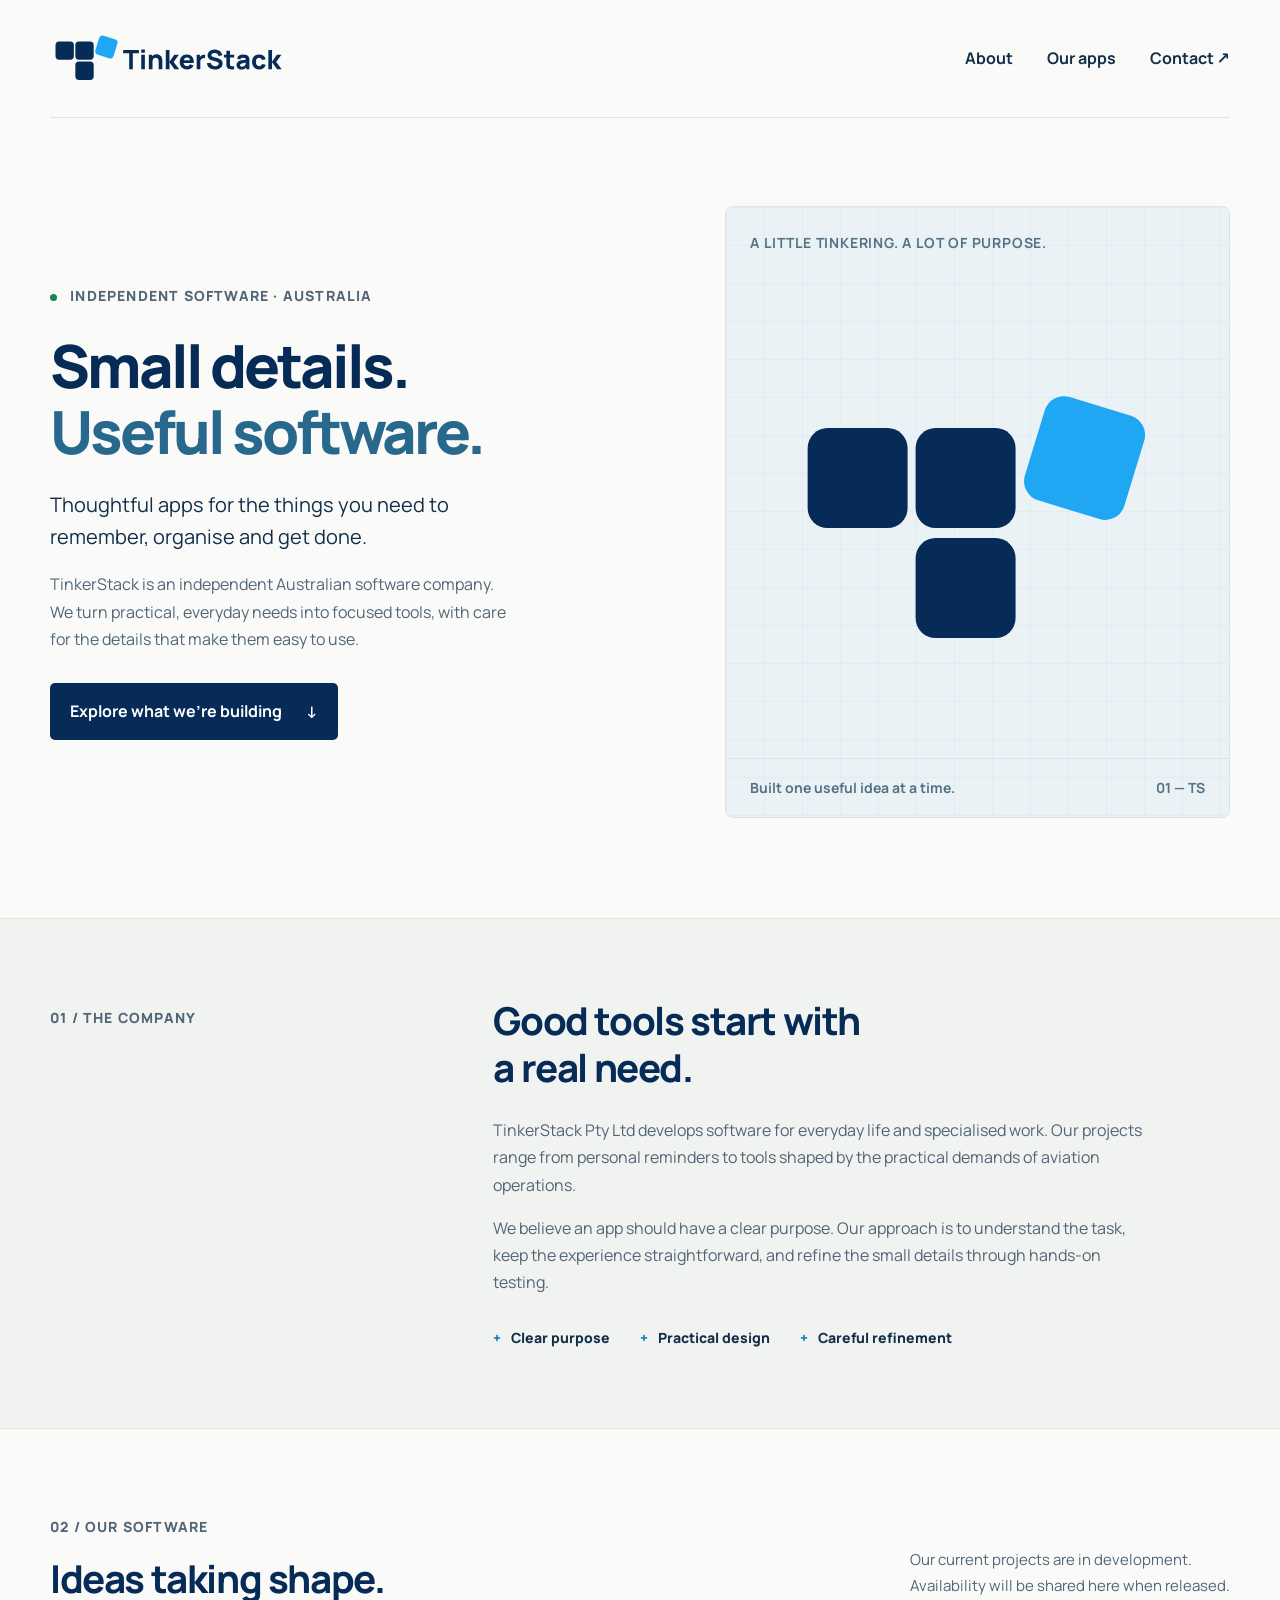
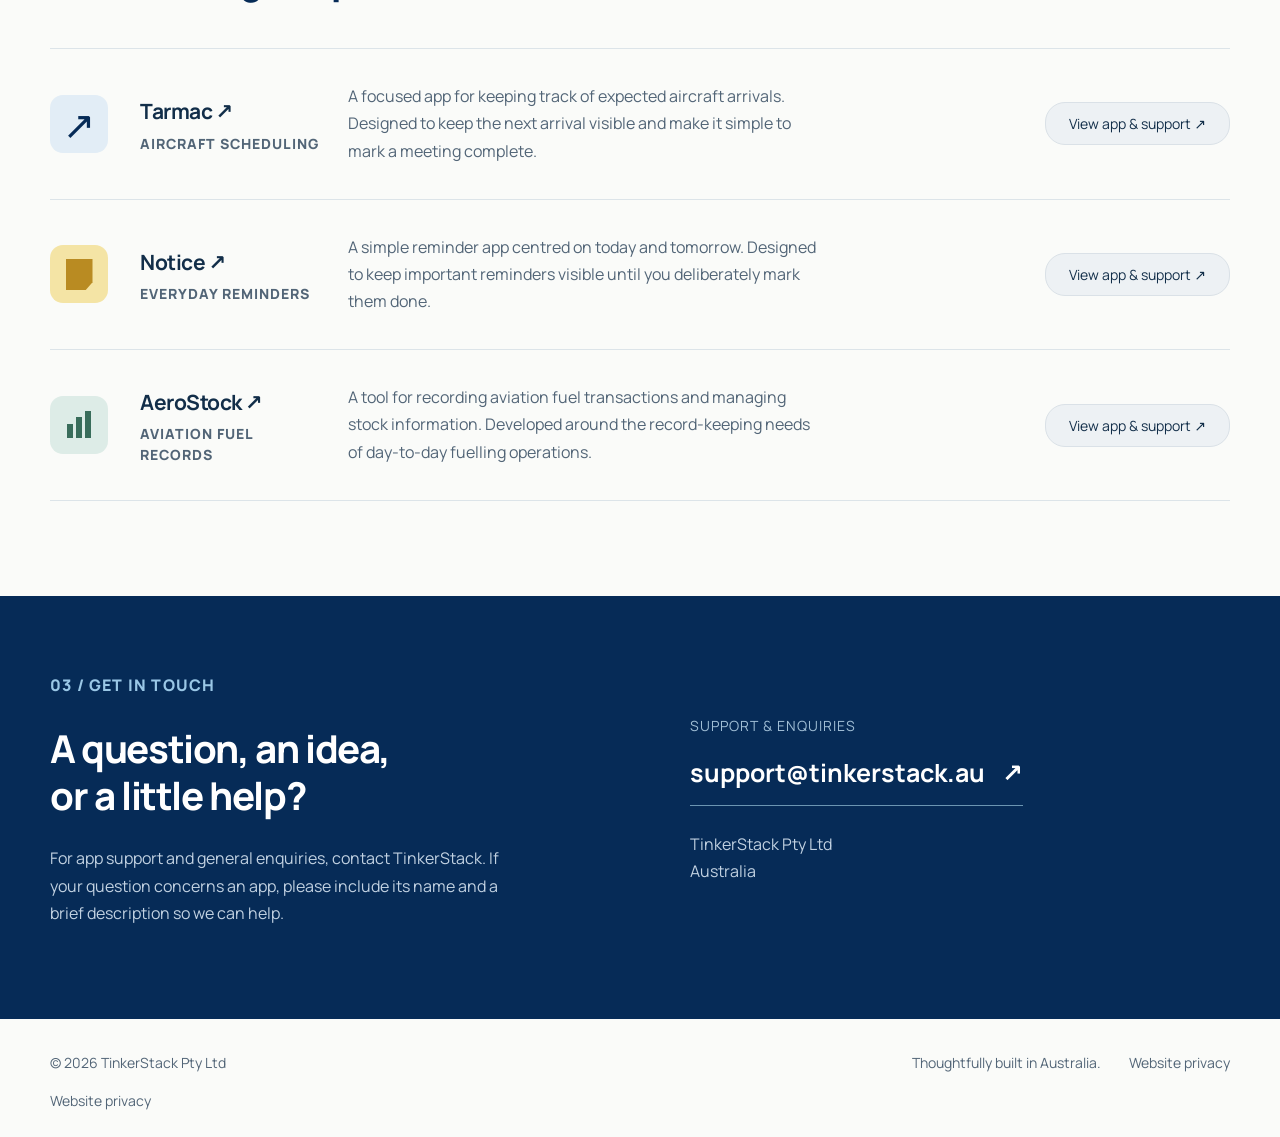
<file: index.html>
<!doctype html>
<html lang="en-AU">
<head>
  <meta charset="utf-8">
  <meta name="viewport" content="width=device-width, initial-scale=1">
  <title>TinkerStack — Thoughtful software for everyday work</title>
  <meta name="description" content="TinkerStack Pty Ltd is an Australian independent software company developing focused apps for everyday reminders, aircraft scheduling and aviation fuel records.">
  <meta name="theme-color" content="#062B57">
  <link rel="canonical" href="https://tinkerstack.au/">
  <link rel="icon" href="[data-uri]" sizes="any">
  <link rel="icon" href="[data-uri]" type="image/svg+xml">
  <link rel="apple-touch-icon" href="[data-uri]">
  <meta property="og:title" content="TinkerStack — Thoughtful software for everyday work">
  <meta property="og:description" content="Independent Australian software. Focused apps, built around real needs.">
  <meta property="og:type" content="website">
  <meta property="og:url" content="https://tinkerstack.au/">
  <style>@font-face{font-family:Manrope;src:url([data-uri]) format('truetype');font-weight:200 800;font-display:swap}
:root{--navy:#062b57;--blue:#20a7f4;--ink:#122e49;--muted:#526577;--paper:#fafbf9;--line:#dce4e9}
*{box-sizing:border-box}html{scroll-behavior:smooth;scroll-padding-top:24px}body{margin:0;background:var(--paper);color:var(--ink);font-family:Manrope,system-ui,sans-serif;font-size:16px;line-height:1.7}a{color:inherit;text-decoration:none}a:focus-visible,summary:focus-visible{outline:3px solid #0076b9;outline-offset:6px}.wrap{width:min(1180px,calc(100% - 96px));margin-inline:auto}.skip{position:absolute;top:-100px;background:var(--navy);color:white;padding:12px;z-index:5}.skip:focus{top:0}.header{height:118px;display:flex;align-items:center;justify-content:space-between;border-bottom:1px solid var(--line)}.brand{display:block;width:235px}.brand img{display:block;width:100%;height:auto}nav{display:flex;gap:34px;font-size:16px;font-weight:700}nav a:hover,.footer a:hover{text-decoration:underline}.hero{display:grid;grid-template-columns:1.2fr 1fr;gap:70px;align-items:center;padding-block:88px 100px}.eyebrow{font-size:14px;letter-spacing:1.7px;font-weight:800;color:var(--muted);margin:0 0 26px}.dot{display:inline-block;width:7px;height:7px;background:#138856;border-radius:50%;margin-right:9px}h1,h2,h3,p{margin-top:0}h1{font-size:clamp(44px,4.65vw,68px);line-height:1.1;letter-spacing:-3px;font-weight:800;margin-bottom:25px;color:var(--navy)}h1 span{color:#28688d}.intro{font-size:20px;line-height:1.6;max-width:460px;margin-bottom:18px}.hero-detail{font-size:16px;color:var(--muted);max-width:465px;margin-bottom:30px}.button{display:inline-flex;align-items:center;gap:24px;background:var(--navy);color:#fff;padding:15px 20px;border-radius:5px;font-size:15px;font-weight:700}.button:hover{background:#144671}.hero-art{position:relative;background:#eaf2f5;border:1px solid #dae5eb;border-radius:8px;min-width:0;overflow:hidden}.hero-art:before{content:'';position:absolute;inset:0;background-image:linear-gradient(#cbdce540 1px,transparent 1px),linear-gradient(90deg,#cbdce540 1px,transparent 1px);background-size:38px 38px}.hero-art img{position:relative;display:block;width:100%;height:auto;padding:18px 25px 8px}.art-label,.art-footer{position:relative;font-size:14px;letter-spacing:1.2px;padding:25px 24px;color:#547284;font-weight:700}.art-footer{display:flex;justify-content:space-between;border-top:1px solid #d7e4ea;letter-spacing:0;font-size:14px;padding-block:17px}.about{padding:78px 0;background:#f0f3ef;border-block:1px solid #e0e6e0}.section-grid{display:grid;grid-template-columns:1fr 2fr;gap:75px}.section-grid>.eyebrow{padding-top:9px}h2{font-size:clamp(30px,3vw,40px);line-height:1.23;letter-spacing:-1.4px;color:var(--navy);font-weight:750;margin-bottom:26px}.section-grid p:not(.eyebrow){max-width:650px;color:var(--muted);font-size:16px}.principles{display:flex;gap:30px;font-size:14px;font-weight:800;margin-top:30px}.principles span:before{content:'+';color:#0076b9;margin-right:10px}.apps{padding-block:86px 95px}.section-head{display:flex;align-items:end;justify-content:space-between;gap:30px;padding-bottom:20px}.section-head .eyebrow{margin-bottom:16px}.section-head>p{font-size:15px;color:var(--muted);margin-bottom:30px}.app-row{display:grid;grid-template-columns:62px 180px minmax(0,1fr) 185px;align-items:center;gap:28px;padding:34px 0;border-top:1px solid var(--line)}.app-row:last-child{border-bottom:1px solid var(--line)}.app-symbol{width:58px;height:58px;border-radius:13px;display:flex;align-items:center;justify-content:center;font-size:39px}.tarmac{background:#e2edf6;color:var(--navy)}.notice{background:#f4e4a5}.notice span{display:block;width:27px;height:31px;background:#b98b22;clip-path:polygon(0 0,100% 0,100% 75%,75% 100%,0 100%)}.aerostock{background:#ddece7;gap:3px;align-items:end;padding:16px}.aerostock span{display:block;width:6px;height:14px;background:#396d5b}.aerostock span:nth-child(2){height:21px}.aerostock span:nth-child(3){height:27px}.app-name h3{font-size:21px;letter-spacing:-.5px;margin:0 0 3px}.app-name>span{font-size:14px;letter-spacing:1px;color:var(--muted);font-weight:800}.app-row>p{font-size:16px;color:var(--muted);margin:0;max-width:470px}.status{font-size:14px;background:#edf1f4;border:1px solid #dae1e7;padding:6px 9px;border-radius:20px;text-align:center;white-space:nowrap}.contact{background:var(--navy);color:#fff;padding:76px 0}.contact-grid{display:grid;grid-template-columns:1fr 1fr;gap:100px;align-items:center}.contact .eyebrow{color:#9ac7e6}.contact h2{color:white}.contact p{color:#c1d1e1;font-size:16px;max-width:460px}.contact-detail>span{display:block;font-size:14px;letter-spacing:1.7px;color:#a0bed5;margin-bottom:15px}.contact-detail>a{display:inline-block;font-size:clamp(17px,2vw,25px);font-weight:700;border-bottom:1px solid #6b95b2;padding-bottom:10px;margin-bottom:25px;overflow-wrap:anywhere}.contact-detail>a:hover{color:#83d0ff}.contact-detail>a span{margin-left:12px}.footer{display:flex;justify-content:space-between;gap:24px;padding-top:32px;font-size:14px;color:var(--muted)}.footer>div{display:flex;gap:28px}.privacy{padding-bottom:24px;color:var(--muted);font-size:14px}.privacy details{max-width:760px}.privacy summary{cursor:pointer;display:inline-block}.privacy p{margin:14px 0}.privacy:target details{padding:12px;border:1px solid var(--line)}
@media(max-width:1000px){.wrap{width:calc(100% - 56px)}.hero{gap:35px;padding-block:65px}.app-row{grid-template-columns:55px 150px 1fr;gap:20px}.status{grid-column:2;justify-self:start}.contact-grid{gap:45px}.section-grid{gap:35px}h1{letter-spacing:-2px}.principles{gap:18px}}
@media(max-width:680px){.wrap{width:calc(100% - 40px)}.header{height:auto;min-height:100px;flex-wrap:wrap;gap:10px;padding-block:20px}.brand{width:190px}nav{gap:18px;font-size:14px}.hero{grid-template-columns:1fr;padding-block:45px;gap:35px}h1{font-size:46px}.intro{font-size:18px}.hero-art{max-width:430px;width:100%;margin-inline:auto}.hero-art img{padding:0 45px;max-height:330px}.art-label{padding-bottom:0}.section-grid{grid-template-columns:1fr;gap:0}.about,.contact{padding-block:48px}.section-grid>.eyebrow{padding:0}.principles{flex-wrap:wrap;gap:12px 22px}.apps{padding-block:50px}.section-head{display:block}.section-head>p{margin-bottom:14px}.app-row{grid-template-columns:54px 1fr;gap:12px 18px;padding-block:27px}.app-row>p{grid-column:2}.status{grid-column:2}.contact-grid{grid-template-columns:1fr;gap:24px}.contact-detail>a{font-size:22px}.footer{display:block}.footer>div{justify-content:space-between;gap:12px}.privacy{padding-top:16px}}
@media(prefers-reduced-motion:reduce){html{scroll-behavior:auto}}

/* Readability revision — 25 November 2026 */
nav{flex-wrap:wrap;row-gap:12px}
.button{font-size:16px;min-height:48px}
.status{font-size:14px;white-space:normal;line-height:1.5;padding:10px 12px}
.eyebrow{font-size:14px;letter-spacing:1.2px}
.art-label{line-height:1.6;letter-spacing:.8px}
.art-footer{flex-wrap:wrap;gap:8px 20px}
.app-name>span{display:block;line-height:1.5}
.footer{flex-wrap:wrap;font-size:14px;line-height:1.7}
.footer>div{flex-wrap:wrap;row-gap:12px}
.contact-detail>span{font-size:14px;letter-spacing:1px}
@media(max-width:680px){nav{font-size:14px}.footer>div{justify-content:flex-start}.art-label{padding-inline:18px}}
</style>
</head>
<body>
  <a class="skip" href="#main">Skip to content</a>
  <header class="wrap header">
    <a href="#" class="brand" aria-label="TinkerStack home"><img src="[data-uri]" alt="TinkerStack" width="1280" height="300"></a>
    <nav aria-label="Main navigation"><a href="#about">About</a><a href="#apps">Our apps</a><a href="/contact/">Contact <span aria-hidden="true">↗</span></a></nav>
  </header>
  <main id="main">
    <section class="wrap hero" aria-labelledby="headline">
      <div class="hero-copy"><p class="eyebrow"><span class="dot"></span> INDEPENDENT SOFTWARE · AUSTRALIA</p>
        <h1 id="headline">Small details.<br><span>Useful software.</span></h1>
        <p class="intro">Thoughtful apps for the things you need to remember, organise and get done.</p>
        <p class="hero-detail">TinkerStack is an independent Australian software company. We turn practical, everyday needs into focused tools, with care for the details that make them easy to use.</p>
        <a class="button" href="#apps">Explore what we’re building <span aria-hidden="true">↓</span></a>
      </div>
      <div class="hero-art" aria-hidden="true"><div class="art-label">A LITTLE TINKERING. A LOT OF PURPOSE.</div><img src="[data-uri]" alt="" width="512" height="512"><div class="art-footer"><span>Built one useful idea at a time.</span><span>01 — TS</span></div></div>
    </section>
    <section id="about" class="about">
      <div class="wrap section-grid"><p class="eyebrow">01 / THE COMPANY</p><div><h2>Good tools start with<br>a real need.</h2><p>TinkerStack Pty Ltd develops software for everyday life and specialised work. Our projects range from personal reminders to tools shaped by the practical demands of aviation operations.</p><p>We believe an app should have a clear purpose. Our approach is to understand the task, keep the experience straightforward, and refine the small details through hands-on testing.</p><div class="principles"><span>Clear purpose</span><span>Practical design</span><span>Careful refinement</span></div></div></div>
    </section>
    <section id="apps" class="wrap apps">
      <div class="section-head"><div><p class="eyebrow">02 / OUR SOFTWARE</p><h2>Ideas taking shape.</h2></div><p>Our current projects are in development.<br>Availability will be shared here when released.</p></div>
      <article class="app-row"><div class="app-symbol tarmac" aria-hidden="true">↗</div><div class="app-name"><h3><a href="/tarmac/">Tarmac ↗</a></h3><span>AIRCRAFT SCHEDULING</span></div><p>A focused app for keeping track of expected aircraft arrivals. Designed to keep the next arrival visible and make it simple to mark a meeting complete.</p><a class="status" href="/tarmac/">View app &amp; support ↗</a></article>
      <article class="app-row"><div class="app-symbol notice" aria-hidden="true"><span></span></div><div class="app-name"><h3><a href="/notice/">Notice ↗</a></h3><span>EVERYDAY REMINDERS</span></div><p>A simple reminder app centred on today and tomorrow. Designed to keep important reminders visible until you deliberately mark them done.</p><a class="status" href="/notice/">View app &amp; support ↗</a></article>
      <article class="app-row"><div class="app-symbol aerostock" aria-hidden="true"><span></span><span></span><span></span></div><div class="app-name"><h3><a href="/aerostock/">AeroStock ↗</a></h3><span>AVIATION FUEL RECORDS</span></div><p>A tool for recording aviation fuel transactions and managing stock information. Developed around the record-keeping needs of day-to-day fuelling operations.</p><a class="status" href="/aerostock/">View app &amp; support ↗</a></article>
    </section>
    <section id="contact" class="contact"><div class="wrap contact-grid"><div><p class="eyebrow">03 / GET IN TOUCH</p><h2>A question, an idea,<br>or a little help?</h2><p>For app support and general enquiries, contact TinkerStack. If your question concerns an app, please include its name and a brief description so we can help.</p></div><div class="contact-detail"><span>SUPPORT & ENQUIRIES</span><a href="mailto:support@tinkerstack.au">support@tinkerstack.au <span aria-hidden="true">↗</span></a><p>TinkerStack Pty Ltd<br>Australia</p></div></div></section>
  </main>
  <footer class="wrap footer"><p>© 2026 TinkerStack Pty Ltd</p><div><span>Thoughtfully built in Australia.</span><a href="/privacy/">Website privacy</a></div></footer>
  <section id="privacy" class="wrap privacy" aria-labelledby="privacy-title"><details><summary id="privacy-title">Website privacy</summary><p>This website has no advertising trackers, analytics scripts, account registration or contact forms. Fonts and images are served with the website. The hosting provider may process technical request data to operate and protect the service.</p><p>If you email us, we use the information you provide to respond to your enquiry. Please avoid sending passwords or sensitive account information. This notice covers this website; app-specific privacy information will be provided separately when the apps are released.</p></details></section>
</body>
</html>
</file>
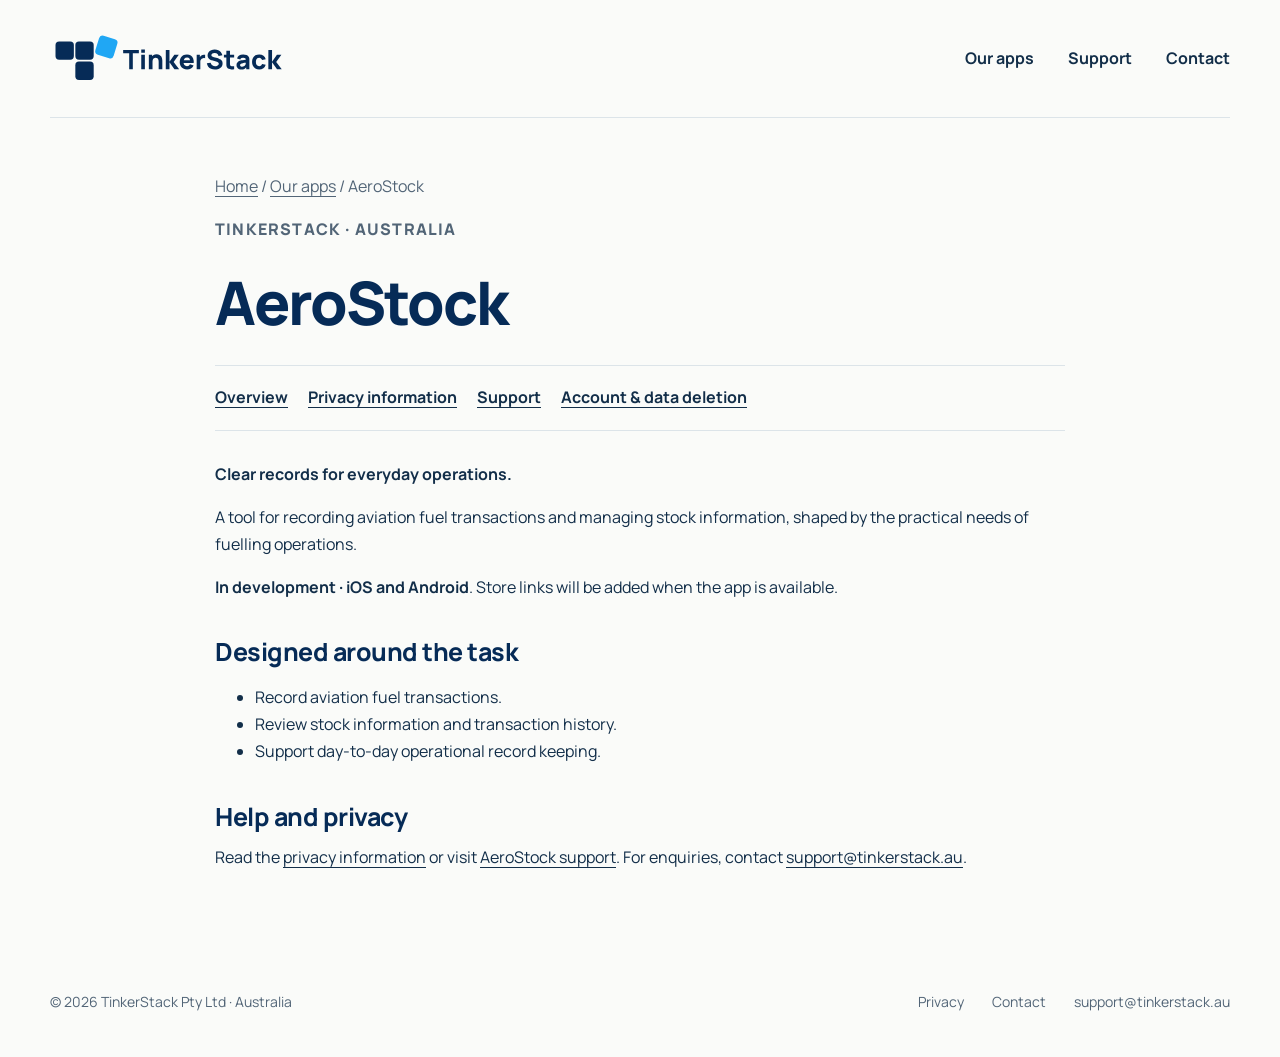
<file: aerostock/index.html>
<!doctype html><html lang="en-AU"><head><meta charset="utf-8"><meta name="viewport" content="width=device-width,initial-scale=1"><title>AeroStock — TinkerStack</title><meta name="description" content="TinkerStack app information, privacy and support."><link rel="icon" href="/favicon.ico"><link rel="stylesheet" href="/assets/pages.css"><link rel="canonical" href="https://tinkerstack.au/aerostock/"></head><body><a class="skip" href="#main">Skip to content</a><header class="wrap header"><a href="/" class="brand" aria-label="TinkerStack home"><img src="[data-uri]" alt="TinkerStack" width="1280" height="300"></a><nav aria-label="Main navigation"><a href="/apps/">Our apps</a><a href="/support/">Support</a><a href="/contact/">Contact</a></nav></header><main id="main" class="wrap page"><p class="breadcrumb"><a href="/">Home</a> / <a href="/apps/">Our apps</a> / AeroStock</p><p class="eyebrow">TINKERSTACK · AUSTRALIA</p><h1>AeroStock</h1><nav class="subnav" aria-label="AeroStock pages"><a href="/aerostock/">Overview</a><a href="/aerostock/privacy/">Privacy information</a><a href="/aerostock/support/">Support</a><a href="/aerostock/delete-account/">Account &amp; data deletion</a></nav><p><strong>Clear records for everyday operations.</strong></p><p>A tool for recording aviation fuel transactions and managing stock information, shaped by the practical needs of fuelling operations.</p><p><strong>In development · iOS and Android</strong>. Store links will be added when the app is available.</p><section><h2>Designed around the task</h2><ul><li>Record aviation fuel transactions.</li><li>Review stock information and transaction history.</li><li>Support day-to-day operational record keeping.</li></ul></section><section><h2>Help and privacy</h2><p>Read the <a href="/aerostock/privacy/">privacy information</a> or visit <a href="/aerostock/support/">AeroStock support</a>. For enquiries, contact <a class="email" href="mailto:support@tinkerstack.au?subject=AeroStock%20enquiry">support@tinkerstack.au</a>.</p></section></main><footer class="wrap footer"><p>© 2026 TinkerStack Pty Ltd · Australia</p><div><a href="/privacy/">Privacy</a><a href="/contact/">Contact</a><a class="email" href="mailto:support@tinkerstack.au?subject=TinkerStack%20enquiry">support@tinkerstack.au</a></div></footer></body></html>
</file>
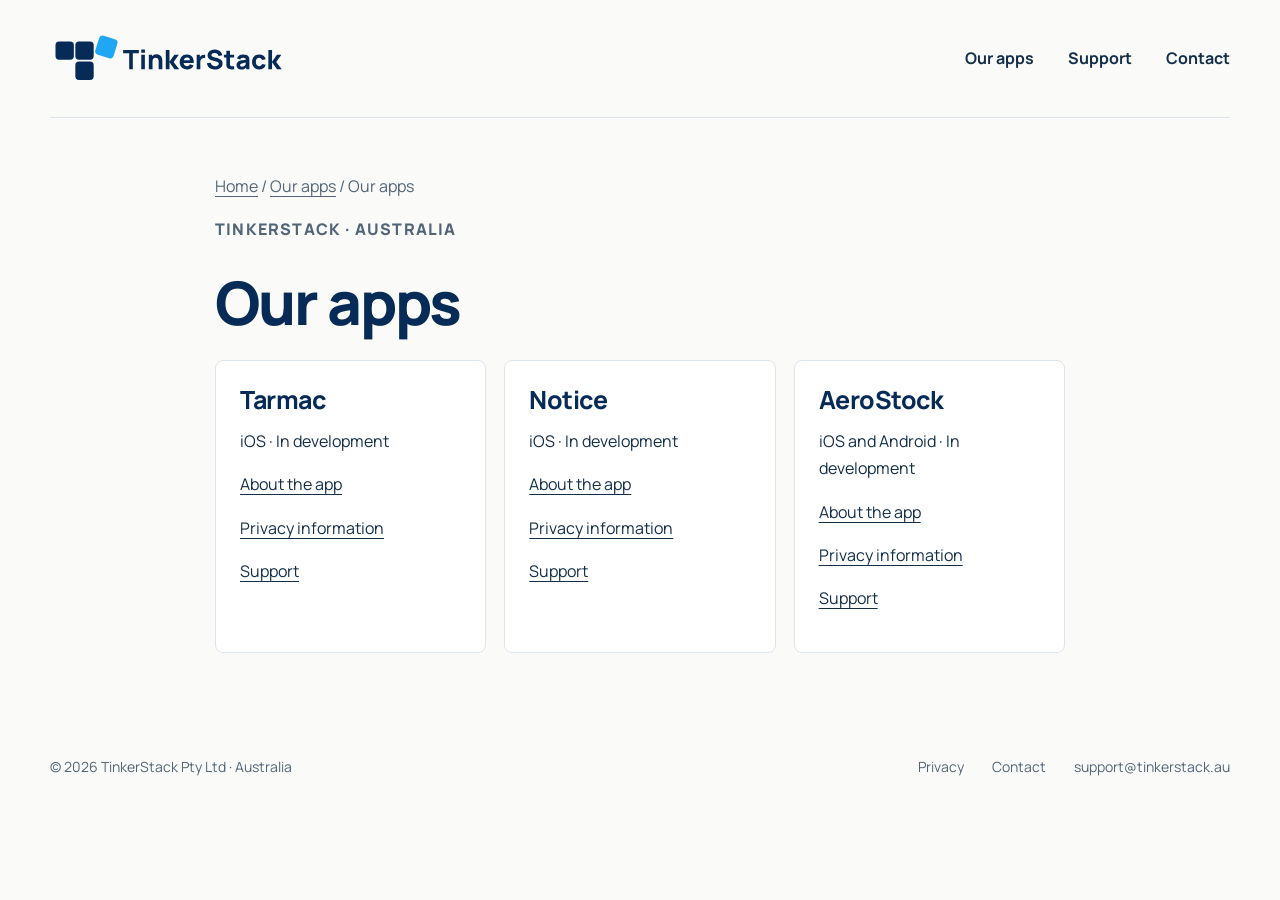
<file: apps/index.html>
<!doctype html><html lang="en-AU"><head><meta charset="utf-8"><meta name="viewport" content="width=device-width,initial-scale=1"><title>Our apps — TinkerStack</title><meta name="description" content="TinkerStack app information, privacy and support."><link rel="icon" href="/favicon.ico"><link rel="stylesheet" href="/assets/pages.css"><link rel="canonical" href="https://tinkerstack.au/apps/"></head><body><a class="skip" href="#main">Skip to content</a><header class="wrap header"><a href="/" class="brand" aria-label="TinkerStack home"><img src="[data-uri]" alt="TinkerStack" width="1280" height="300"></a><nav aria-label="Main navigation"><a href="/apps/">Our apps</a><a href="/support/">Support</a><a href="/contact/">Contact</a></nav></header><main id="main" class="wrap page"><p class="breadcrumb"><a href="/">Home</a> / <a href="/apps/">Our apps</a> / Our apps</p><p class="eyebrow">TINKERSTACK · AUSTRALIA</p><h1>Our apps</h1><div class="cards"><article class="card"><h2>Tarmac</h2><p>iOS · In development</p><p><a href="/tarmac/">About the app</a></p><p><a href="/tarmac/privacy/">Privacy information</a></p><p><a href="/tarmac/support/">Support</a></p></article><article class="card"><h2>Notice</h2><p>iOS · In development</p><p><a href="/notice/">About the app</a></p><p><a href="/notice/privacy/">Privacy information</a></p><p><a href="/notice/support/">Support</a></p></article><article class="card"><h2>AeroStock</h2><p>iOS and Android · In development</p><p><a href="/aerostock/">About the app</a></p><p><a href="/aerostock/privacy/">Privacy information</a></p><p><a href="/aerostock/support/">Support</a></p></article></div></main><footer class="wrap footer"><p>© 2026 TinkerStack Pty Ltd · Australia</p><div><a href="/privacy/">Privacy</a><a href="/contact/">Contact</a><a class="email" href="mailto:support@tinkerstack.au?subject=TinkerStack%20enquiry">support@tinkerstack.au</a></div></footer></body></html>
</file>
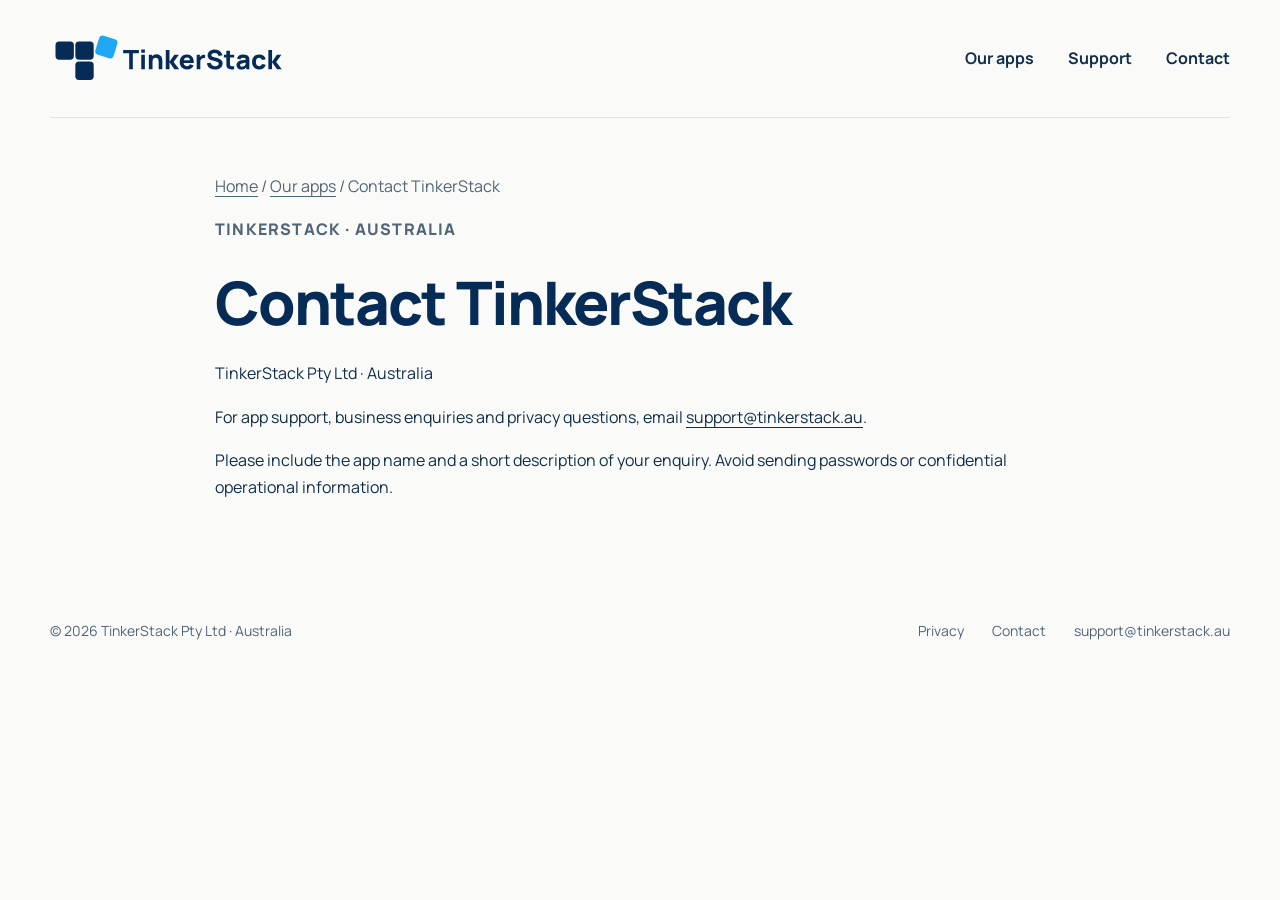
<file: contact/index.html>
<!doctype html><html lang="en-AU"><head><meta charset="utf-8"><meta name="viewport" content="width=device-width,initial-scale=1"><title>Contact TinkerStack — TinkerStack</title><meta name="description" content="TinkerStack app information, privacy and support."><link rel="icon" href="/favicon.ico"><link rel="stylesheet" href="/assets/pages.css"><link rel="canonical" href="https://tinkerstack.au/contact/"></head><body><a class="skip" href="#main">Skip to content</a><header class="wrap header"><a href="/" class="brand" aria-label="TinkerStack home"><img src="[data-uri]" alt="TinkerStack" width="1280" height="300"></a><nav aria-label="Main navigation"><a href="/apps/">Our apps</a><a href="/support/">Support</a><a href="/contact/">Contact</a></nav></header><main id="main" class="wrap page"><p class="breadcrumb"><a href="/">Home</a> / <a href="/apps/">Our apps</a> / Contact TinkerStack</p><p class="eyebrow">TINKERSTACK · AUSTRALIA</p><h1>Contact TinkerStack</h1><p>TinkerStack Pty Ltd · Australia</p><p>For app support, business enquiries and privacy questions, email <a class="email" href="mailto:support@tinkerstack.au?subject=TinkerStack%20enquiry">support@tinkerstack.au</a>.</p><p>Please include the app name and a short description of your enquiry. Avoid sending passwords or confidential operational information.</p></main><footer class="wrap footer"><p>© 2026 TinkerStack Pty Ltd · Australia</p><div><a href="/privacy/">Privacy</a><a href="/contact/">Contact</a><a class="email" href="mailto:support@tinkerstack.au?subject=TinkerStack%20enquiry">support@tinkerstack.au</a></div></footer></body></html>
</file>
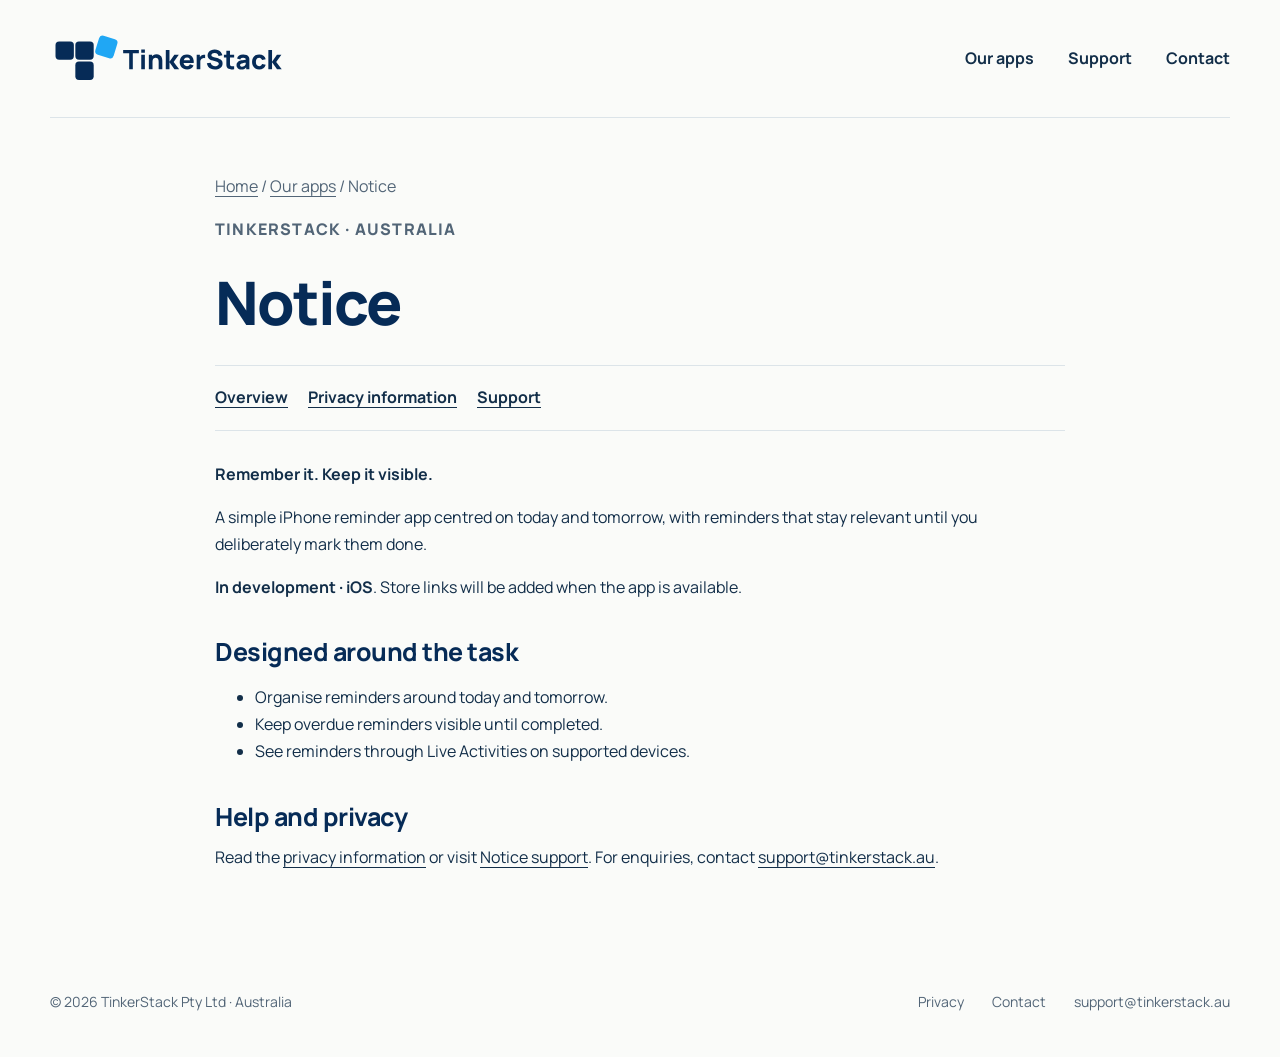
<file: notice/index.html>
<!doctype html><html lang="en-AU"><head><meta charset="utf-8"><meta name="viewport" content="width=device-width,initial-scale=1"><title>Notice — TinkerStack</title><meta name="description" content="TinkerStack app information, privacy and support."><link rel="icon" href="/favicon.ico"><link rel="stylesheet" href="/assets/pages.css"><link rel="canonical" href="https://tinkerstack.au/notice/"></head><body><a class="skip" href="#main">Skip to content</a><header class="wrap header"><a href="/" class="brand" aria-label="TinkerStack home"><img src="[data-uri]" alt="TinkerStack" width="1280" height="300"></a><nav aria-label="Main navigation"><a href="/apps/">Our apps</a><a href="/support/">Support</a><a href="/contact/">Contact</a></nav></header><main id="main" class="wrap page"><p class="breadcrumb"><a href="/">Home</a> / <a href="/apps/">Our apps</a> / Notice</p><p class="eyebrow">TINKERSTACK · AUSTRALIA</p><h1>Notice</h1><nav class="subnav" aria-label="Notice pages"><a href="/notice/">Overview</a><a href="/notice/privacy/">Privacy information</a><a href="/notice/support/">Support</a></nav><p><strong>Remember it. Keep it visible.</strong></p><p>A simple iPhone reminder app centred on today and tomorrow, with reminders that stay relevant until you deliberately mark them done.</p><p><strong>In development · iOS</strong>. Store links will be added when the app is available.</p><section><h2>Designed around the task</h2><ul><li>Organise reminders around today and tomorrow.</li><li>Keep overdue reminders visible until completed.</li><li>See reminders through Live Activities on supported devices.</li></ul></section><section><h2>Help and privacy</h2><p>Read the <a href="/notice/privacy/">privacy information</a> or visit <a href="/notice/support/">Notice support</a>. For enquiries, contact <a class="email" href="mailto:support@tinkerstack.au?subject=Notice%20enquiry">support@tinkerstack.au</a>.</p></section></main><footer class="wrap footer"><p>© 2026 TinkerStack Pty Ltd · Australia</p><div><a href="/privacy/">Privacy</a><a href="/contact/">Contact</a><a class="email" href="mailto:support@tinkerstack.au?subject=TinkerStack%20enquiry">support@tinkerstack.au</a></div></footer></body></html>
</file>
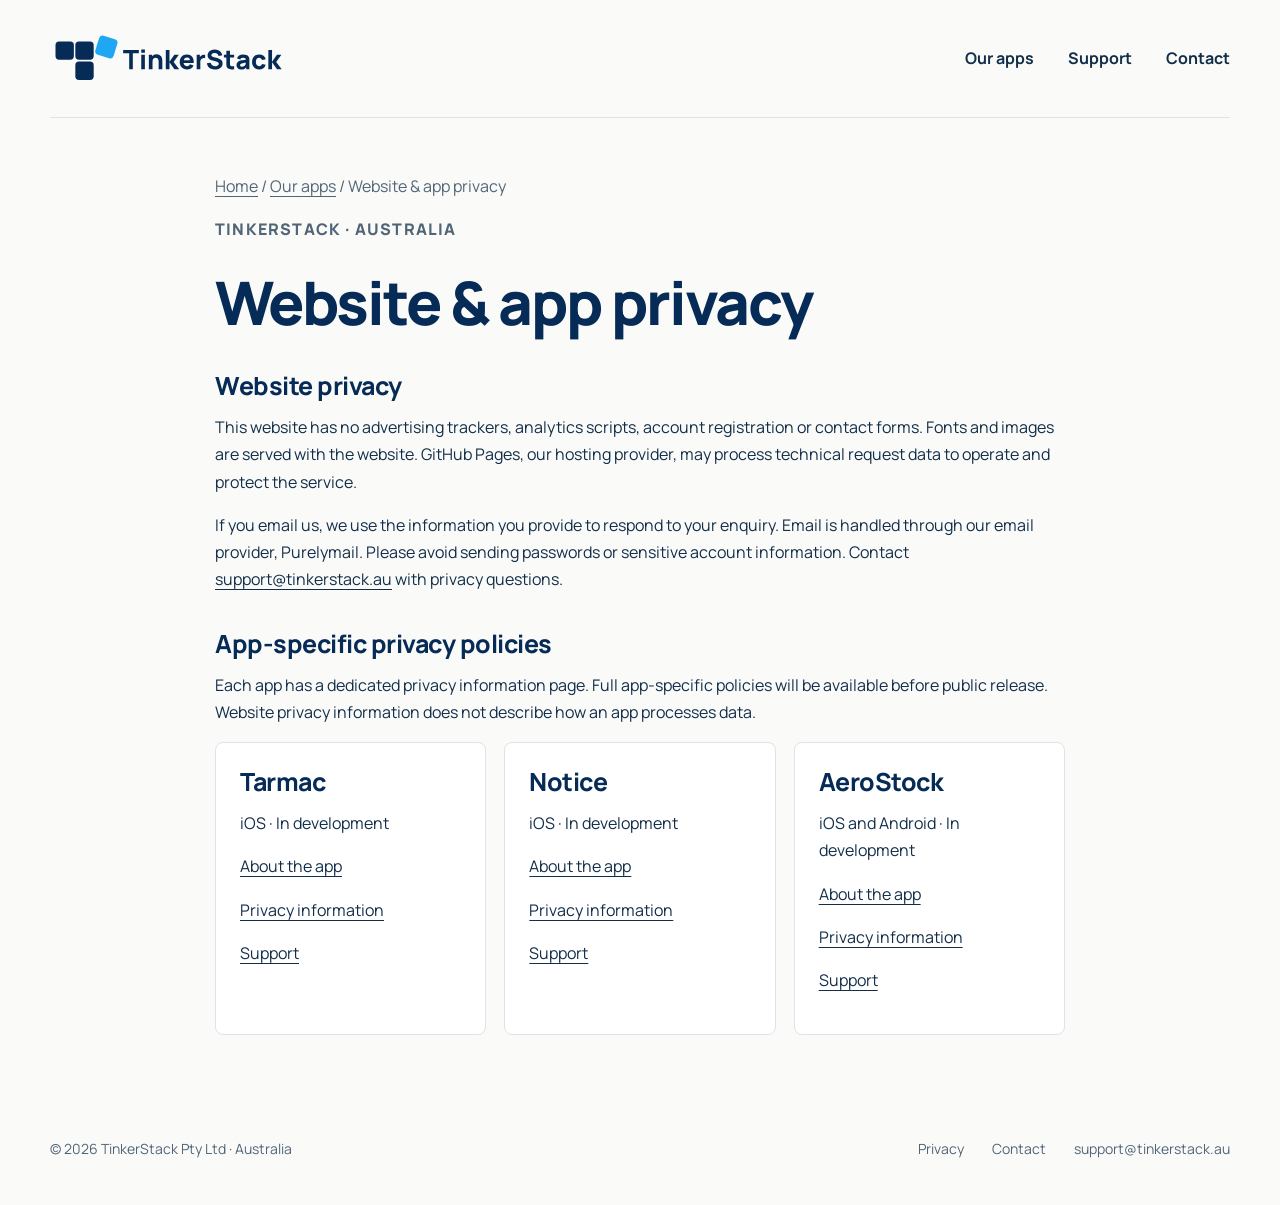
<file: privacy/index.html>
<!doctype html><html lang="en-AU"><head><meta charset="utf-8"><meta name="viewport" content="width=device-width,initial-scale=1"><title>Website &amp; app privacy — TinkerStack</title><meta name="description" content="TinkerStack app information, privacy and support."><link rel="icon" href="/favicon.ico"><link rel="stylesheet" href="/assets/pages.css"><link rel="canonical" href="https://tinkerstack.au/privacy/"></head><body><a class="skip" href="#main">Skip to content</a><header class="wrap header"><a href="/" class="brand" aria-label="TinkerStack home"><img src="[data-uri]" alt="TinkerStack" width="1280" height="300"></a><nav aria-label="Main navigation"><a href="/apps/">Our apps</a><a href="/support/">Support</a><a href="/contact/">Contact</a></nav></header><main id="main" class="wrap page"><p class="breadcrumb"><a href="/">Home</a> / <a href="/apps/">Our apps</a> / Website &amp; app privacy</p><p class="eyebrow">TINKERSTACK · AUSTRALIA</p><h1>Website &amp; app privacy</h1><section><h2>Website privacy</h2><p>This website has no advertising trackers, analytics scripts, account registration or contact forms. Fonts and images are served with the website. GitHub Pages, our hosting provider, may process technical request data to operate and protect the service.</p><p>If you email us, we use the information you provide to respond to your enquiry. Email is handled through our email provider, Purelymail. Please avoid sending passwords or sensitive account information. Contact <a class="email" href="mailto:support@tinkerstack.au?subject=Website%20privacy%20enquiry">support@tinkerstack.au</a> with privacy questions.</p></section><section><h2>App-specific privacy policies</h2><p>Each app has a dedicated privacy information page. Full app-specific policies will be available before public release. Website privacy information does not describe how an app processes data.</p><div class="cards"><article class="card"><h2>Tarmac</h2><p>iOS · In development</p><p><a href="/tarmac/">About the app</a></p><p><a href="/tarmac/privacy/">Privacy information</a></p><p><a href="/tarmac/support/">Support</a></p></article><article class="card"><h2>Notice</h2><p>iOS · In development</p><p><a href="/notice/">About the app</a></p><p><a href="/notice/privacy/">Privacy information</a></p><p><a href="/notice/support/">Support</a></p></article><article class="card"><h2>AeroStock</h2><p>iOS and Android · In development</p><p><a href="/aerostock/">About the app</a></p><p><a href="/aerostock/privacy/">Privacy information</a></p><p><a href="/aerostock/support/">Support</a></p></article></div></section></main><footer class="wrap footer"><p>© 2026 TinkerStack Pty Ltd · Australia</p><div><a href="/privacy/">Privacy</a><a href="/contact/">Contact</a><a class="email" href="mailto:support@tinkerstack.au?subject=TinkerStack%20enquiry">support@tinkerstack.au</a></div></footer></body></html>
</file>
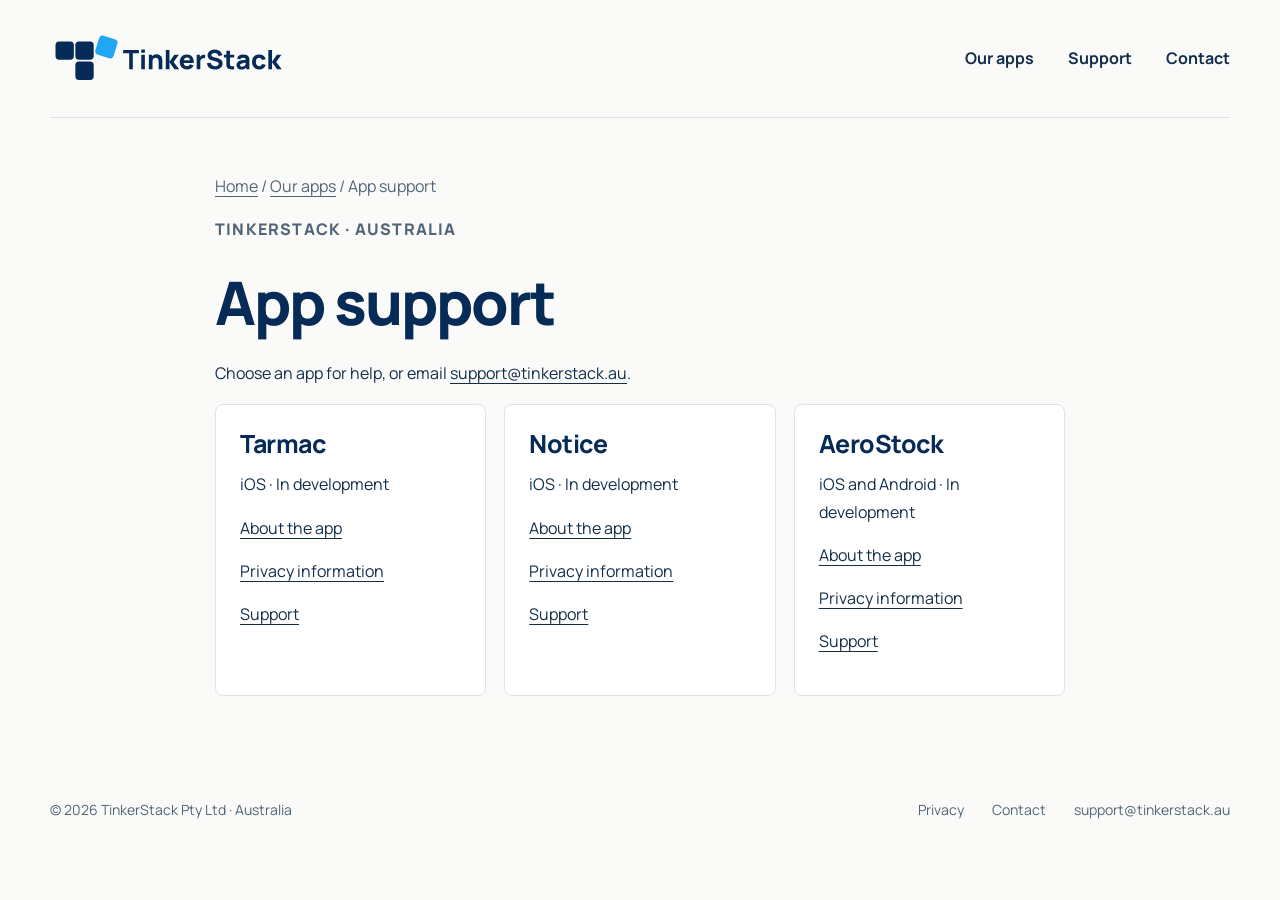
<file: support/index.html>
<!doctype html><html lang="en-AU"><head><meta charset="utf-8"><meta name="viewport" content="width=device-width,initial-scale=1"><title>App support — TinkerStack</title><meta name="description" content="TinkerStack app information, privacy and support."><link rel="icon" href="/favicon.ico"><link rel="stylesheet" href="/assets/pages.css"><link rel="canonical" href="https://tinkerstack.au/support/"></head><body><a class="skip" href="#main">Skip to content</a><header class="wrap header"><a href="/" class="brand" aria-label="TinkerStack home"><img src="[data-uri]" alt="TinkerStack" width="1280" height="300"></a><nav aria-label="Main navigation"><a href="/apps/">Our apps</a><a href="/support/">Support</a><a href="/contact/">Contact</a></nav></header><main id="main" class="wrap page"><p class="breadcrumb"><a href="/">Home</a> / <a href="/apps/">Our apps</a> / App support</p><p class="eyebrow">TINKERSTACK · AUSTRALIA</p><h1>App support</h1><p>Choose an app for help, or email <a class="email" href="mailto:support@tinkerstack.au?subject=TinkerStack%20support">support@tinkerstack.au</a>.</p><div class="cards"><article class="card"><h2>Tarmac</h2><p>iOS · In development</p><p><a href="/tarmac/">About the app</a></p><p><a href="/tarmac/privacy/">Privacy information</a></p><p><a href="/tarmac/support/">Support</a></p></article><article class="card"><h2>Notice</h2><p>iOS · In development</p><p><a href="/notice/">About the app</a></p><p><a href="/notice/privacy/">Privacy information</a></p><p><a href="/notice/support/">Support</a></p></article><article class="card"><h2>AeroStock</h2><p>iOS and Android · In development</p><p><a href="/aerostock/">About the app</a></p><p><a href="/aerostock/privacy/">Privacy information</a></p><p><a href="/aerostock/support/">Support</a></p></article></div></main><footer class="wrap footer"><p>© 2026 TinkerStack Pty Ltd · Australia</p><div><a href="/privacy/">Privacy</a><a href="/contact/">Contact</a><a class="email" href="mailto:support@tinkerstack.au?subject=TinkerStack%20enquiry">support@tinkerstack.au</a></div></footer></body></html>
</file>
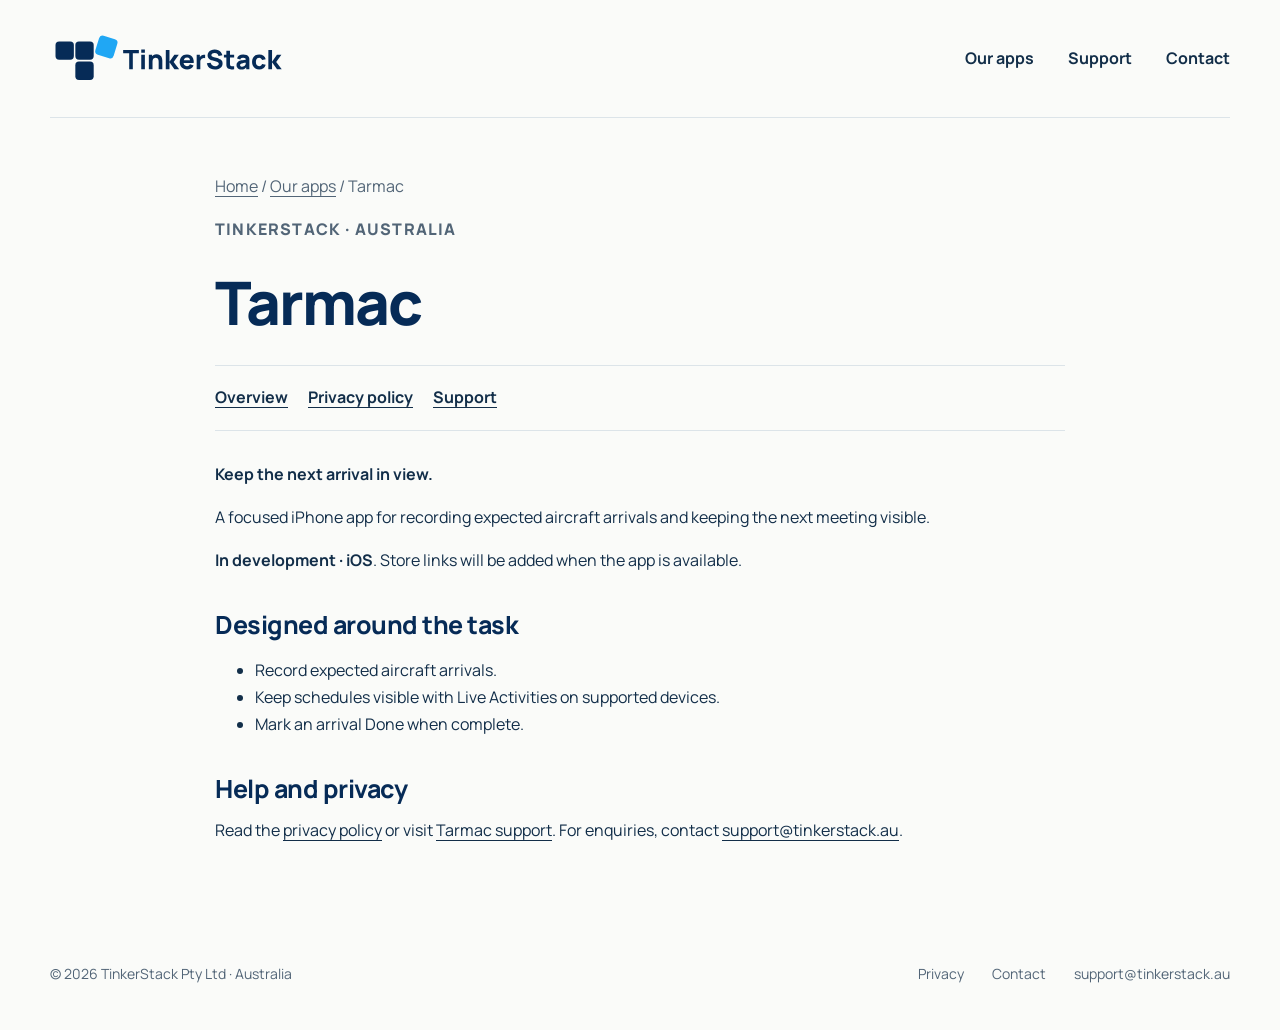
<file: tarmac/index.html>
<!doctype html><html lang="en-AU"><head><meta charset="utf-8"><meta name="viewport" content="width=device-width,initial-scale=1"><title>Tarmac — TinkerStack</title><meta name="description" content="TinkerStack app information, privacy and support."><link rel="icon" href="/favicon.ico"><link rel="stylesheet" href="/assets/pages.css"><link rel="canonical" href="https://tinkerstack.au/tarmac/"></head><body><a class="skip" href="#main">Skip to content</a><header class="wrap header"><a href="/" class="brand" aria-label="TinkerStack home"><img src="[data-uri]" alt="TinkerStack" width="1280" height="300"></a><nav aria-label="Main navigation"><a href="/apps/">Our apps</a><a href="/support/">Support</a><a href="/contact/">Contact</a></nav></header><main id="main" class="wrap page"><p class="breadcrumb"><a href="/">Home</a> / <a href="/apps/">Our apps</a> / Tarmac</p><p class="eyebrow">TINKERSTACK · AUSTRALIA</p><h1>Tarmac</h1><nav class="subnav" aria-label="Tarmac pages"><a href="/tarmac/">Overview</a><a href="/tarmac/privacy/">Privacy policy</a><a href="/tarmac/support/">Support</a></nav><p><strong>Keep the next arrival in view.</strong></p><p>A focused iPhone app for recording expected aircraft arrivals and keeping the next meeting visible.</p><p><strong>In development · iOS</strong>. Store links will be added when the app is available.</p><section><h2>Designed around the task</h2><ul><li>Record expected aircraft arrivals.</li><li>Keep schedules visible with Live Activities on supported devices.</li><li>Mark an arrival Done when complete.</li></ul></section><section><h2>Help and privacy</h2><p>Read the <a href="/tarmac/privacy/">privacy policy</a> or visit <a href="/tarmac/support/">Tarmac support</a>. For enquiries, contact <a class="email" href="mailto:support@tinkerstack.au?subject=Tarmac%20enquiry">support@tinkerstack.au</a>.</p></section></main><footer class="wrap footer"><p>© 2026 TinkerStack Pty Ltd · Australia</p><div><a href="/privacy/">Privacy</a><a href="/contact/">Contact</a><a class="email" href="mailto:support@tinkerstack.au?subject=TinkerStack%20enquiry">support@tinkerstack.au</a></div></footer></body></html>
</file>
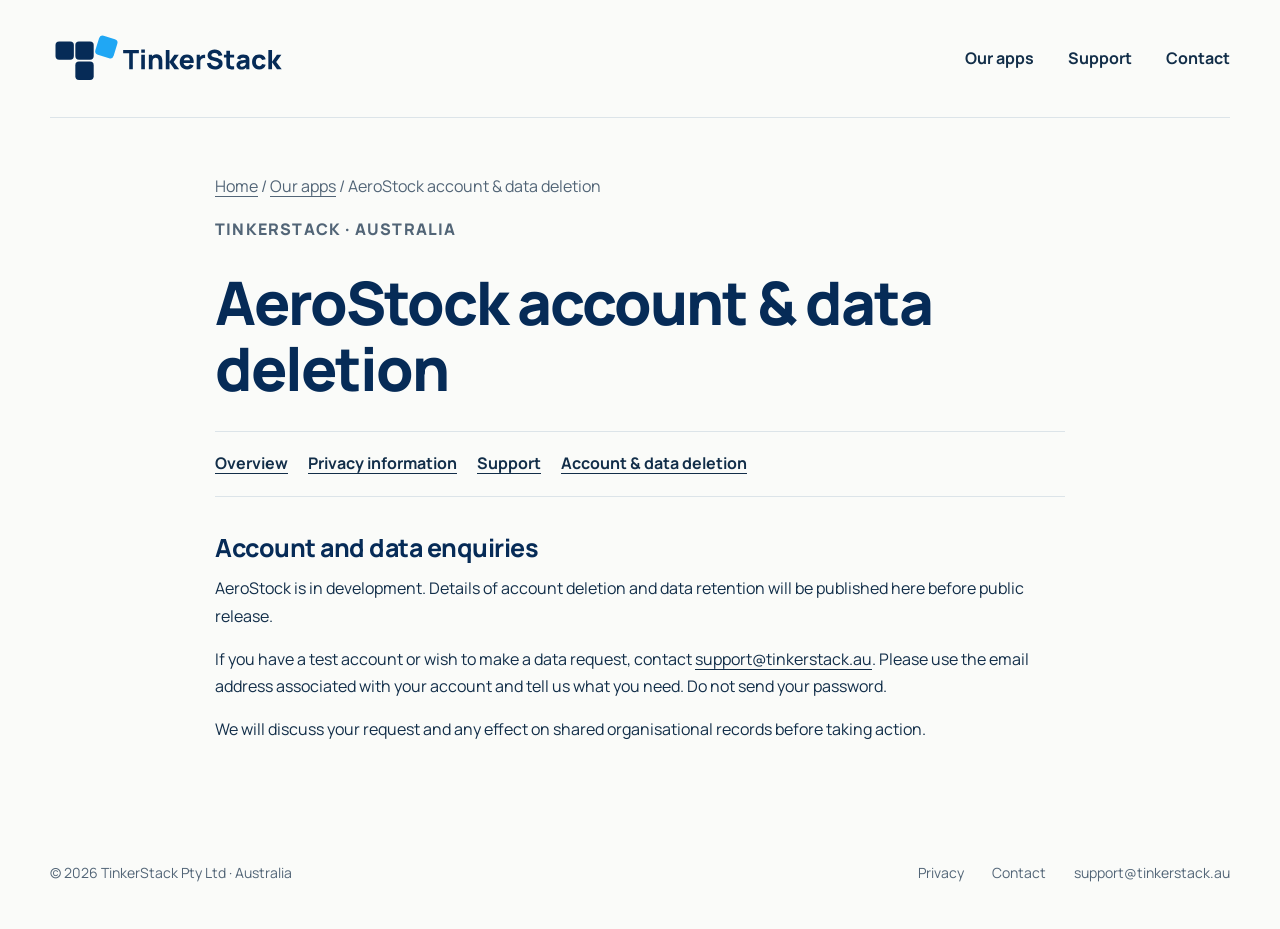
<file: aerostock/delete-account/index.html>
<!doctype html><html lang="en-AU"><head><meta charset="utf-8"><meta name="viewport" content="width=device-width,initial-scale=1"><title>AeroStock account &amp; data deletion — TinkerStack</title><meta name="description" content="TinkerStack app information, privacy and support."><link rel="icon" href="/favicon.ico"><link rel="stylesheet" href="/assets/pages.css"><link rel="canonical" href="https://tinkerstack.au/aerostock/delete-account/"></head><body><a class="skip" href="#main">Skip to content</a><header class="wrap header"><a href="/" class="brand" aria-label="TinkerStack home"><img src="[data-uri]" alt="TinkerStack" width="1280" height="300"></a><nav aria-label="Main navigation"><a href="/apps/">Our apps</a><a href="/support/">Support</a><a href="/contact/">Contact</a></nav></header><main id="main" class="wrap page"><p class="breadcrumb"><a href="/">Home</a> / <a href="/apps/">Our apps</a> / AeroStock account &amp; data deletion</p><p class="eyebrow">TINKERSTACK · AUSTRALIA</p><h1>AeroStock account &amp; data deletion</h1><nav class="subnav" aria-label="AeroStock pages"><a href="/aerostock/">Overview</a><a href="/aerostock/privacy/">Privacy information</a><a href="/aerostock/support/">Support</a><a href="/aerostock/delete-account/">Account &amp; data deletion</a></nav><section><h2>Account and data enquiries</h2><p>AeroStock is in development. Details of account deletion and data retention will be published here before public release.</p><p>If you have a test account or wish to make a data request, contact <a class="email" href="mailto:support@tinkerstack.au?subject=AeroStock%20account%20and%20data%20request">support@tinkerstack.au</a>. Please use the email address associated with your account and tell us what you need. Do not send your password.</p><p>We will discuss your request and any effect on shared organisational records before taking action.</p></section></main><footer class="wrap footer"><p>© 2026 TinkerStack Pty Ltd · Australia</p><div><a href="/privacy/">Privacy</a><a href="/contact/">Contact</a><a class="email" href="mailto:support@tinkerstack.au?subject=TinkerStack%20enquiry">support@tinkerstack.au</a></div></footer></body></html>
</file>
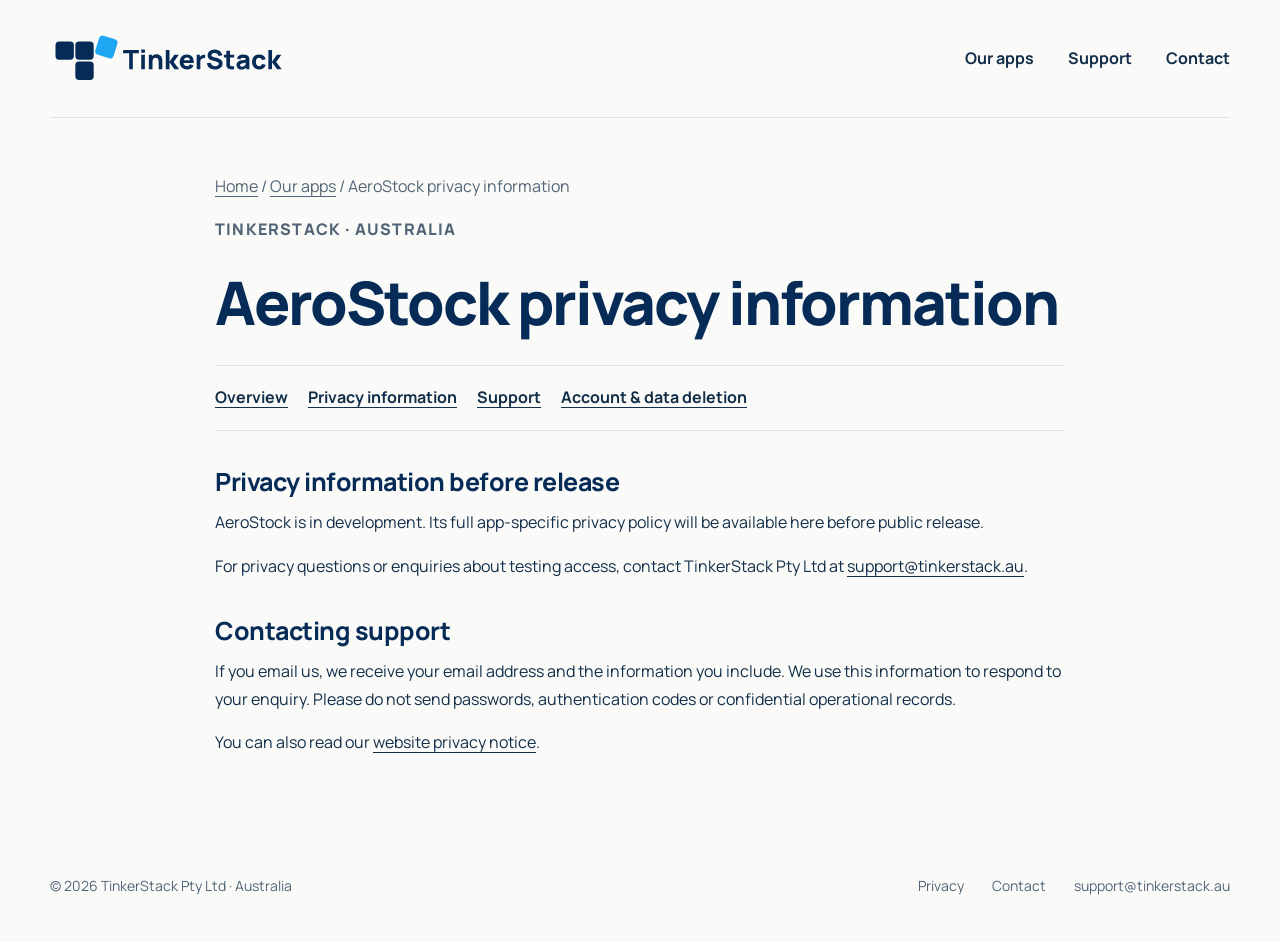
<file: aerostock/privacy/index.html>
<!doctype html><html lang="en-AU"><head><meta charset="utf-8"><meta name="viewport" content="width=device-width,initial-scale=1"><title>AeroStock privacy information — TinkerStack</title><meta name="description" content="TinkerStack app information, privacy and support."><link rel="icon" href="/favicon.ico"><link rel="stylesheet" href="/assets/pages.css"><link rel="canonical" href="https://tinkerstack.au/aerostock/privacy/"></head><body><a class="skip" href="#main">Skip to content</a><header class="wrap header"><a href="/" class="brand" aria-label="TinkerStack home"><img src="[data-uri]" alt="TinkerStack" width="1280" height="300"></a><nav aria-label="Main navigation"><a href="/apps/">Our apps</a><a href="/support/">Support</a><a href="/contact/">Contact</a></nav></header><main id="main" class="wrap page"><p class="breadcrumb"><a href="/">Home</a> / <a href="/apps/">Our apps</a> / AeroStock privacy information</p><p class="eyebrow">TINKERSTACK · AUSTRALIA</p><h1>AeroStock privacy information</h1><nav class="subnav" aria-label="AeroStock pages"><a href="/aerostock/">Overview</a><a href="/aerostock/privacy/">Privacy information</a><a href="/aerostock/support/">Support</a><a href="/aerostock/delete-account/">Account &amp; data deletion</a></nav><section><h2>Privacy information before release</h2><p>AeroStock is in development. Its full app-specific privacy policy will be available here before public release.</p><p>For privacy questions or enquiries about testing access, contact TinkerStack Pty Ltd at <a class="email" href="mailto:support@tinkerstack.au?subject=AeroStock%20privacy%20enquiry">support@tinkerstack.au</a>.</p></section><section><h2>Contacting support</h2><p>If you email us, we receive your email address and the information you include. We use this information to respond to your enquiry. Please do not send passwords, authentication codes or confidential operational records.</p><p>You can also read our <a href="/privacy/">website privacy notice</a>.</p></section></main><footer class="wrap footer"><p>© 2026 TinkerStack Pty Ltd · Australia</p><div><a href="/privacy/">Privacy</a><a href="/contact/">Contact</a><a class="email" href="mailto:support@tinkerstack.au?subject=TinkerStack%20enquiry">support@tinkerstack.au</a></div></footer></body></html>
</file>
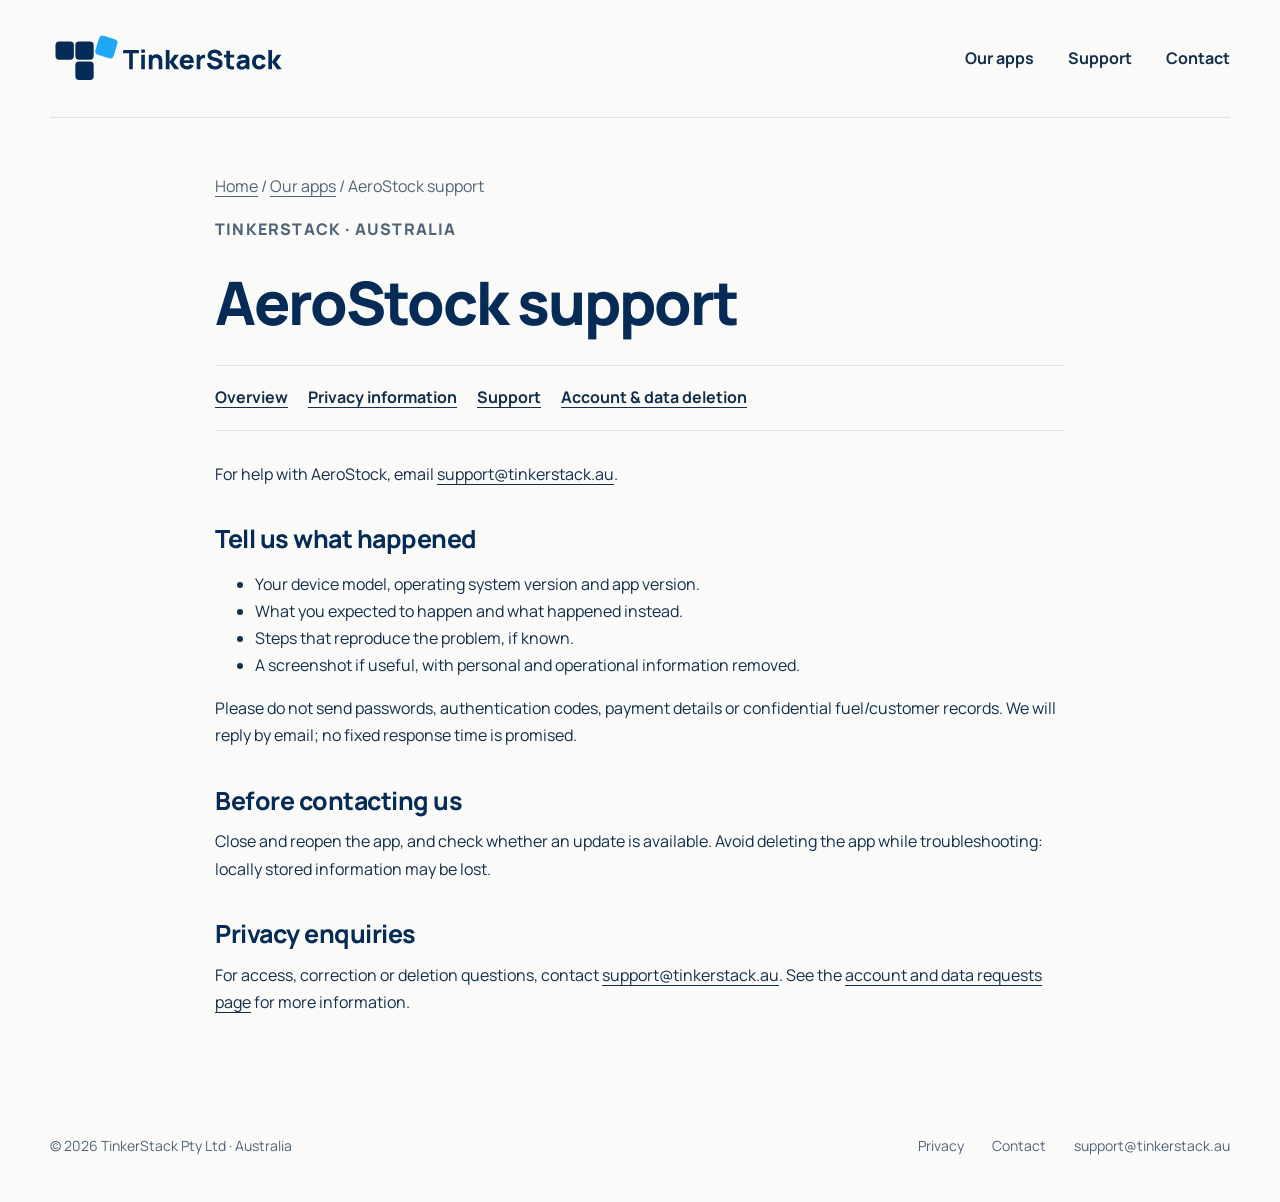
<file: aerostock/support/index.html>
<!doctype html><html lang="en-AU"><head><meta charset="utf-8"><meta name="viewport" content="width=device-width,initial-scale=1"><title>AeroStock support — TinkerStack</title><meta name="description" content="TinkerStack app information, privacy and support."><link rel="icon" href="/favicon.ico"><link rel="stylesheet" href="/assets/pages.css"><link rel="canonical" href="https://tinkerstack.au/aerostock/support/"></head><body><a class="skip" href="#main">Skip to content</a><header class="wrap header"><a href="/" class="brand" aria-label="TinkerStack home"><img src="[data-uri]" alt="TinkerStack" width="1280" height="300"></a><nav aria-label="Main navigation"><a href="/apps/">Our apps</a><a href="/support/">Support</a><a href="/contact/">Contact</a></nav></header><main id="main" class="wrap page"><p class="breadcrumb"><a href="/">Home</a> / <a href="/apps/">Our apps</a> / AeroStock support</p><p class="eyebrow">TINKERSTACK · AUSTRALIA</p><h1>AeroStock support</h1><nav class="subnav" aria-label="AeroStock pages"><a href="/aerostock/">Overview</a><a href="/aerostock/privacy/">Privacy information</a><a href="/aerostock/support/">Support</a><a href="/aerostock/delete-account/">Account &amp; data deletion</a></nav><p>For help with AeroStock, email <a class="email" href="mailto:support@tinkerstack.au?subject=AeroStock%20support">support@tinkerstack.au</a>.</p><section><h2>Tell us what happened</h2><ul><li>Your device model, operating system version and app version.</li><li>What you expected to happen and what happened instead.</li><li>Steps that reproduce the problem, if known.</li><li>A screenshot if useful, with personal and operational information removed.</li></ul></section><p>Please do not send passwords, authentication codes, payment details or confidential fuel/customer records. We will reply by email; no fixed response time is promised.</p><section><h2>Before contacting us</h2><p>Close and reopen the app, and check whether an update is available. Avoid deleting the app while troubleshooting: locally stored information may be lost.</p></section><section><h2>Privacy enquiries</h2><p>For access, correction or deletion questions, contact <a class="email" href="mailto:support@tinkerstack.au?subject=AeroStock%20privacy%20enquiry">support@tinkerstack.au</a>. See the <a href="/aerostock/delete-account/">account and data requests page</a> for more information.</p></section></main><footer class="wrap footer"><p>© 2026 TinkerStack Pty Ltd · Australia</p><div><a href="/privacy/">Privacy</a><a href="/contact/">Contact</a><a class="email" href="mailto:support@tinkerstack.au?subject=TinkerStack%20enquiry">support@tinkerstack.au</a></div></footer></body></html>
</file>
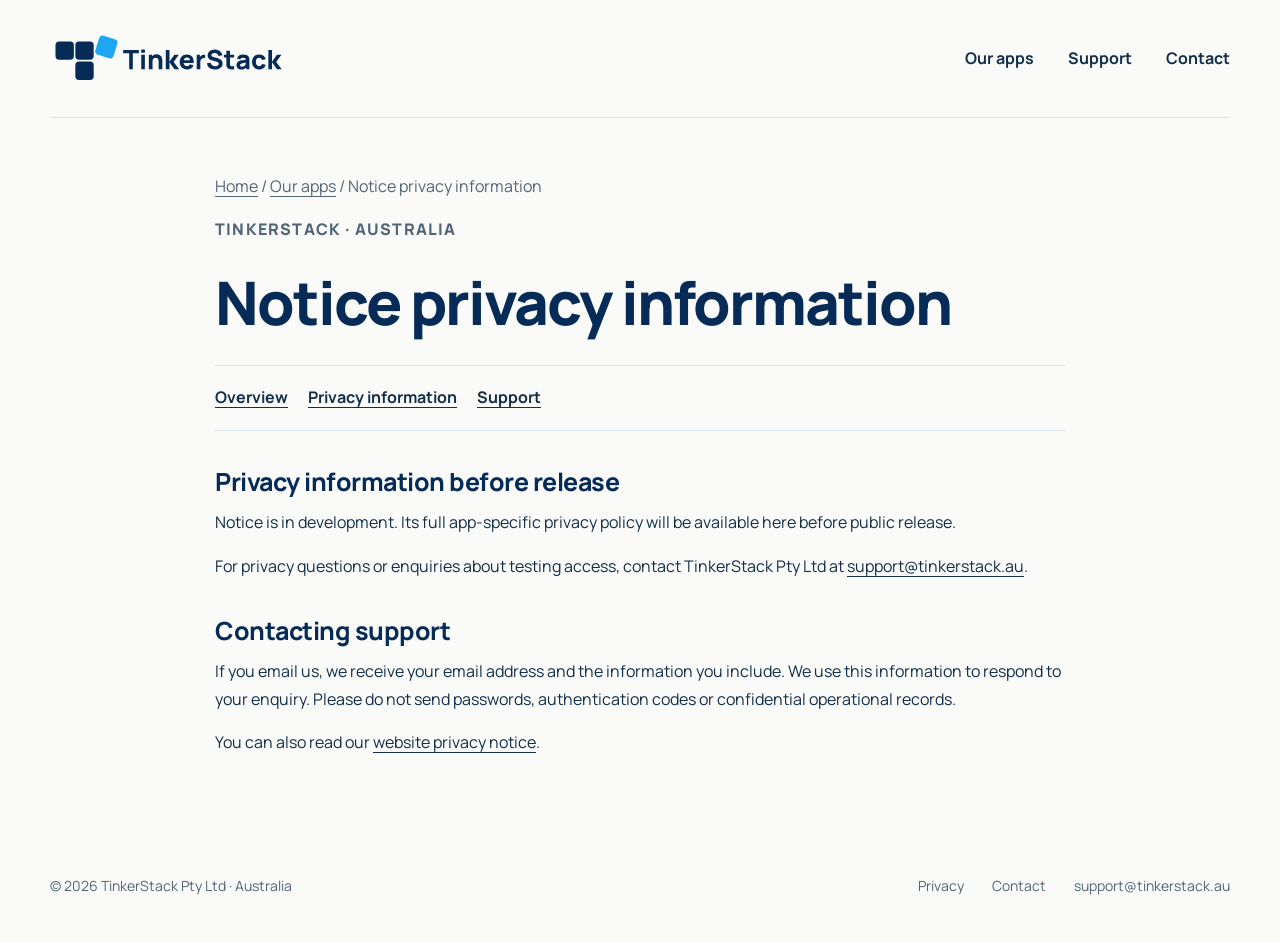
<file: notice/privacy/index.html>
<!doctype html><html lang="en-AU"><head><meta charset="utf-8"><meta name="viewport" content="width=device-width,initial-scale=1"><title>Notice privacy information — TinkerStack</title><meta name="description" content="TinkerStack app information, privacy and support."><link rel="icon" href="/favicon.ico"><link rel="stylesheet" href="/assets/pages.css"><link rel="canonical" href="https://tinkerstack.au/notice/privacy/"></head><body><a class="skip" href="#main">Skip to content</a><header class="wrap header"><a href="/" class="brand" aria-label="TinkerStack home"><img src="[data-uri]" alt="TinkerStack" width="1280" height="300"></a><nav aria-label="Main navigation"><a href="/apps/">Our apps</a><a href="/support/">Support</a><a href="/contact/">Contact</a></nav></header><main id="main" class="wrap page"><p class="breadcrumb"><a href="/">Home</a> / <a href="/apps/">Our apps</a> / Notice privacy information</p><p class="eyebrow">TINKERSTACK · AUSTRALIA</p><h1>Notice privacy information</h1><nav class="subnav" aria-label="Notice pages"><a href="/notice/">Overview</a><a href="/notice/privacy/">Privacy information</a><a href="/notice/support/">Support</a></nav><section><h2>Privacy information before release</h2><p>Notice is in development. Its full app-specific privacy policy will be available here before public release.</p><p>For privacy questions or enquiries about testing access, contact TinkerStack Pty Ltd at <a class="email" href="mailto:support@tinkerstack.au?subject=Notice%20privacy%20enquiry">support@tinkerstack.au</a>.</p></section><section><h2>Contacting support</h2><p>If you email us, we receive your email address and the information you include. We use this information to respond to your enquiry. Please do not send passwords, authentication codes or confidential operational records.</p><p>You can also read our <a href="/privacy/">website privacy notice</a>.</p></section></main><footer class="wrap footer"><p>© 2026 TinkerStack Pty Ltd · Australia</p><div><a href="/privacy/">Privacy</a><a href="/contact/">Contact</a><a class="email" href="mailto:support@tinkerstack.au?subject=TinkerStack%20enquiry">support@tinkerstack.au</a></div></footer></body></html>
</file>
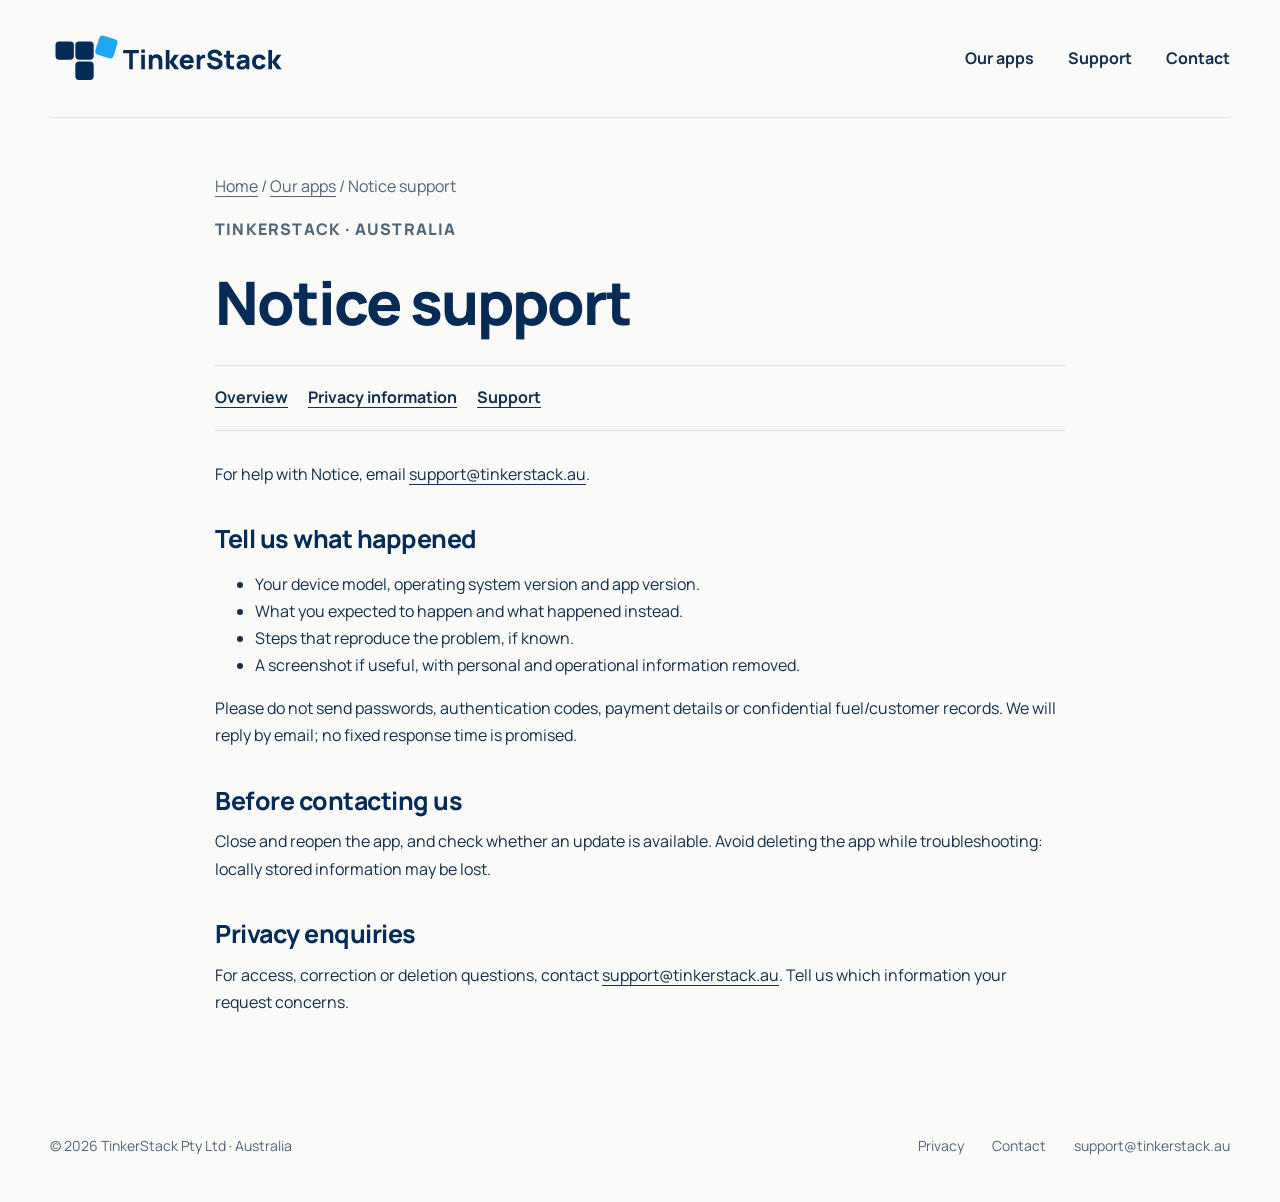
<file: notice/support/index.html>
<!doctype html><html lang="en-AU"><head><meta charset="utf-8"><meta name="viewport" content="width=device-width,initial-scale=1"><title>Notice support — TinkerStack</title><meta name="description" content="TinkerStack app information, privacy and support."><link rel="icon" href="/favicon.ico"><link rel="stylesheet" href="/assets/pages.css"><link rel="canonical" href="https://tinkerstack.au/notice/support/"></head><body><a class="skip" href="#main">Skip to content</a><header class="wrap header"><a href="/" class="brand" aria-label="TinkerStack home"><img src="[data-uri]" alt="TinkerStack" width="1280" height="300"></a><nav aria-label="Main navigation"><a href="/apps/">Our apps</a><a href="/support/">Support</a><a href="/contact/">Contact</a></nav></header><main id="main" class="wrap page"><p class="breadcrumb"><a href="/">Home</a> / <a href="/apps/">Our apps</a> / Notice support</p><p class="eyebrow">TINKERSTACK · AUSTRALIA</p><h1>Notice support</h1><nav class="subnav" aria-label="Notice pages"><a href="/notice/">Overview</a><a href="/notice/privacy/">Privacy information</a><a href="/notice/support/">Support</a></nav><p>For help with Notice, email <a class="email" href="mailto:support@tinkerstack.au?subject=Notice%20support">support@tinkerstack.au</a>.</p><section><h2>Tell us what happened</h2><ul><li>Your device model, operating system version and app version.</li><li>What you expected to happen and what happened instead.</li><li>Steps that reproduce the problem, if known.</li><li>A screenshot if useful, with personal and operational information removed.</li></ul></section><p>Please do not send passwords, authentication codes, payment details or confidential fuel/customer records. We will reply by email; no fixed response time is promised.</p><section><h2>Before contacting us</h2><p>Close and reopen the app, and check whether an update is available. Avoid deleting the app while troubleshooting: locally stored information may be lost.</p></section><section><h2>Privacy enquiries</h2><p>For access, correction or deletion questions, contact <a class="email" href="mailto:support@tinkerstack.au?subject=Notice%20privacy%20enquiry">support@tinkerstack.au</a>. Tell us which information your request concerns.</p></section></main><footer class="wrap footer"><p>© 2026 TinkerStack Pty Ltd · Australia</p><div><a href="/privacy/">Privacy</a><a href="/contact/">Contact</a><a class="email" href="mailto:support@tinkerstack.au?subject=TinkerStack%20enquiry">support@tinkerstack.au</a></div></footer></body></html>
</file>
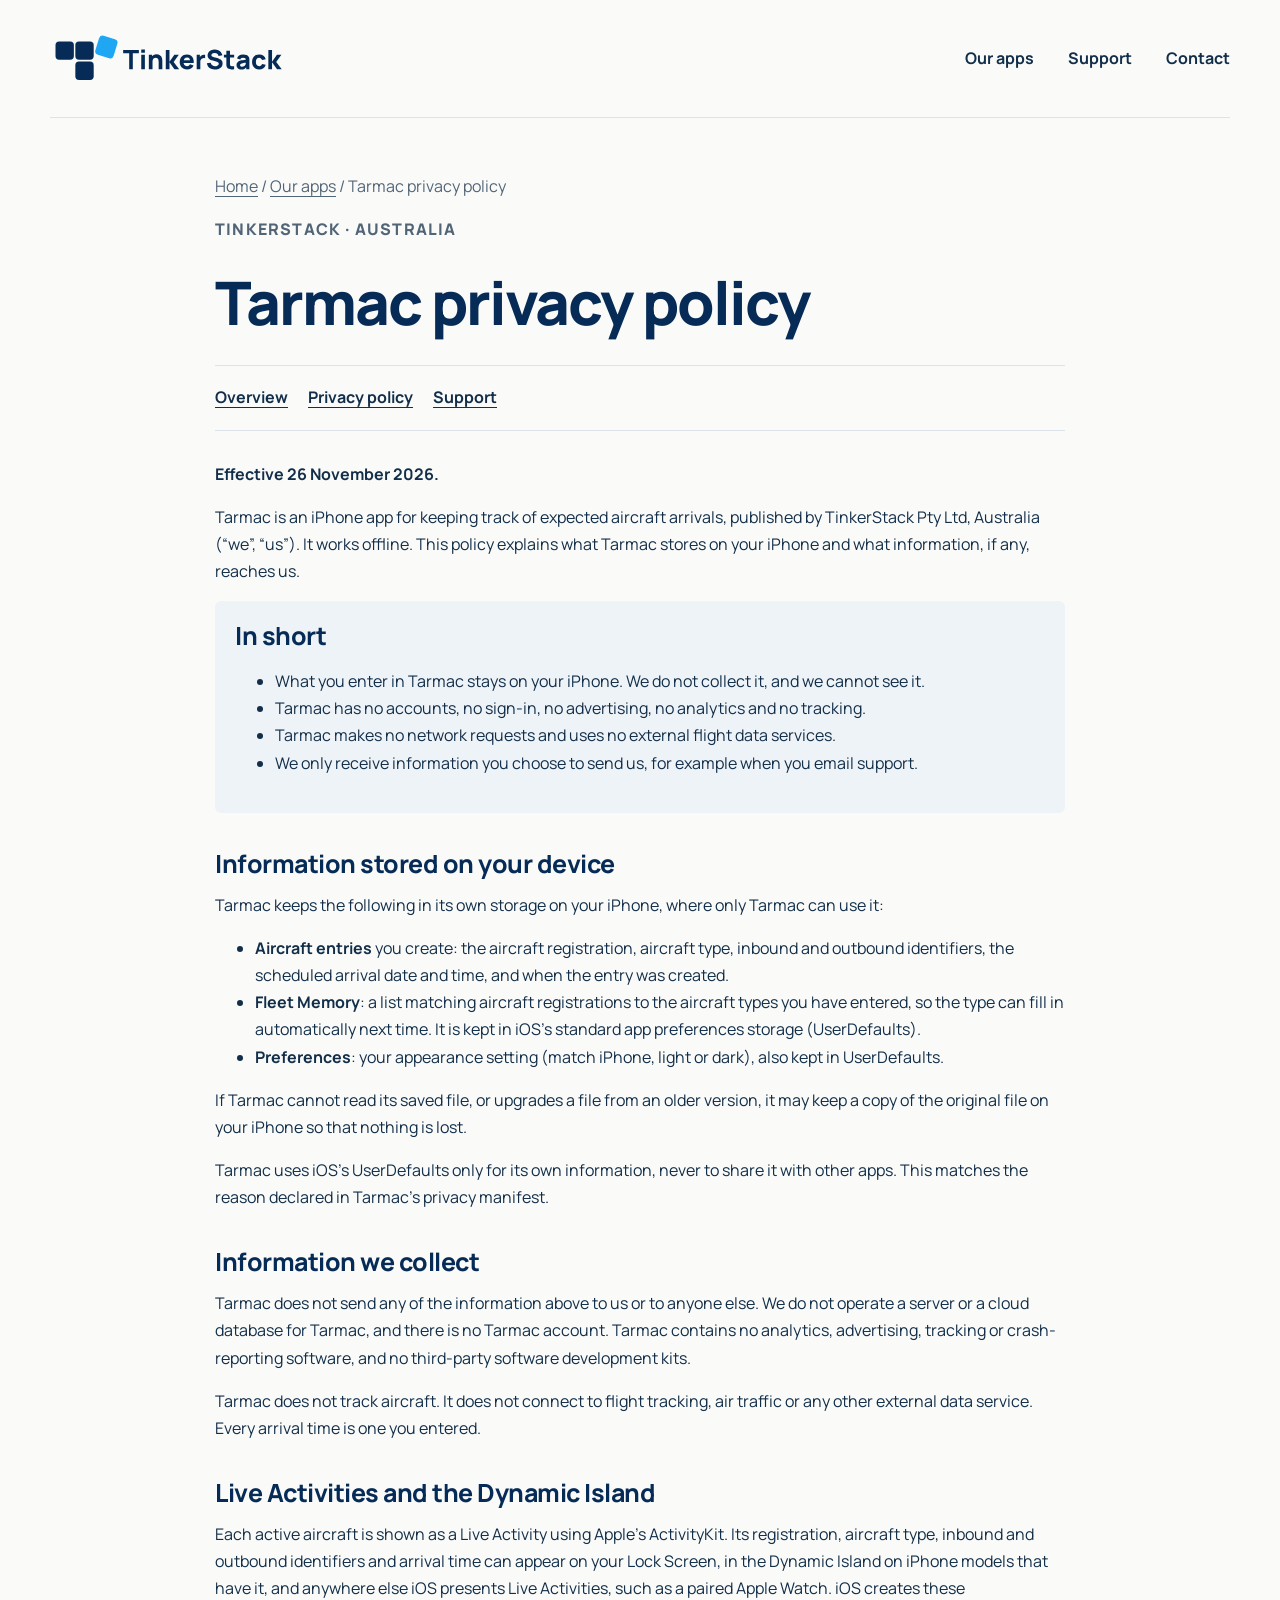
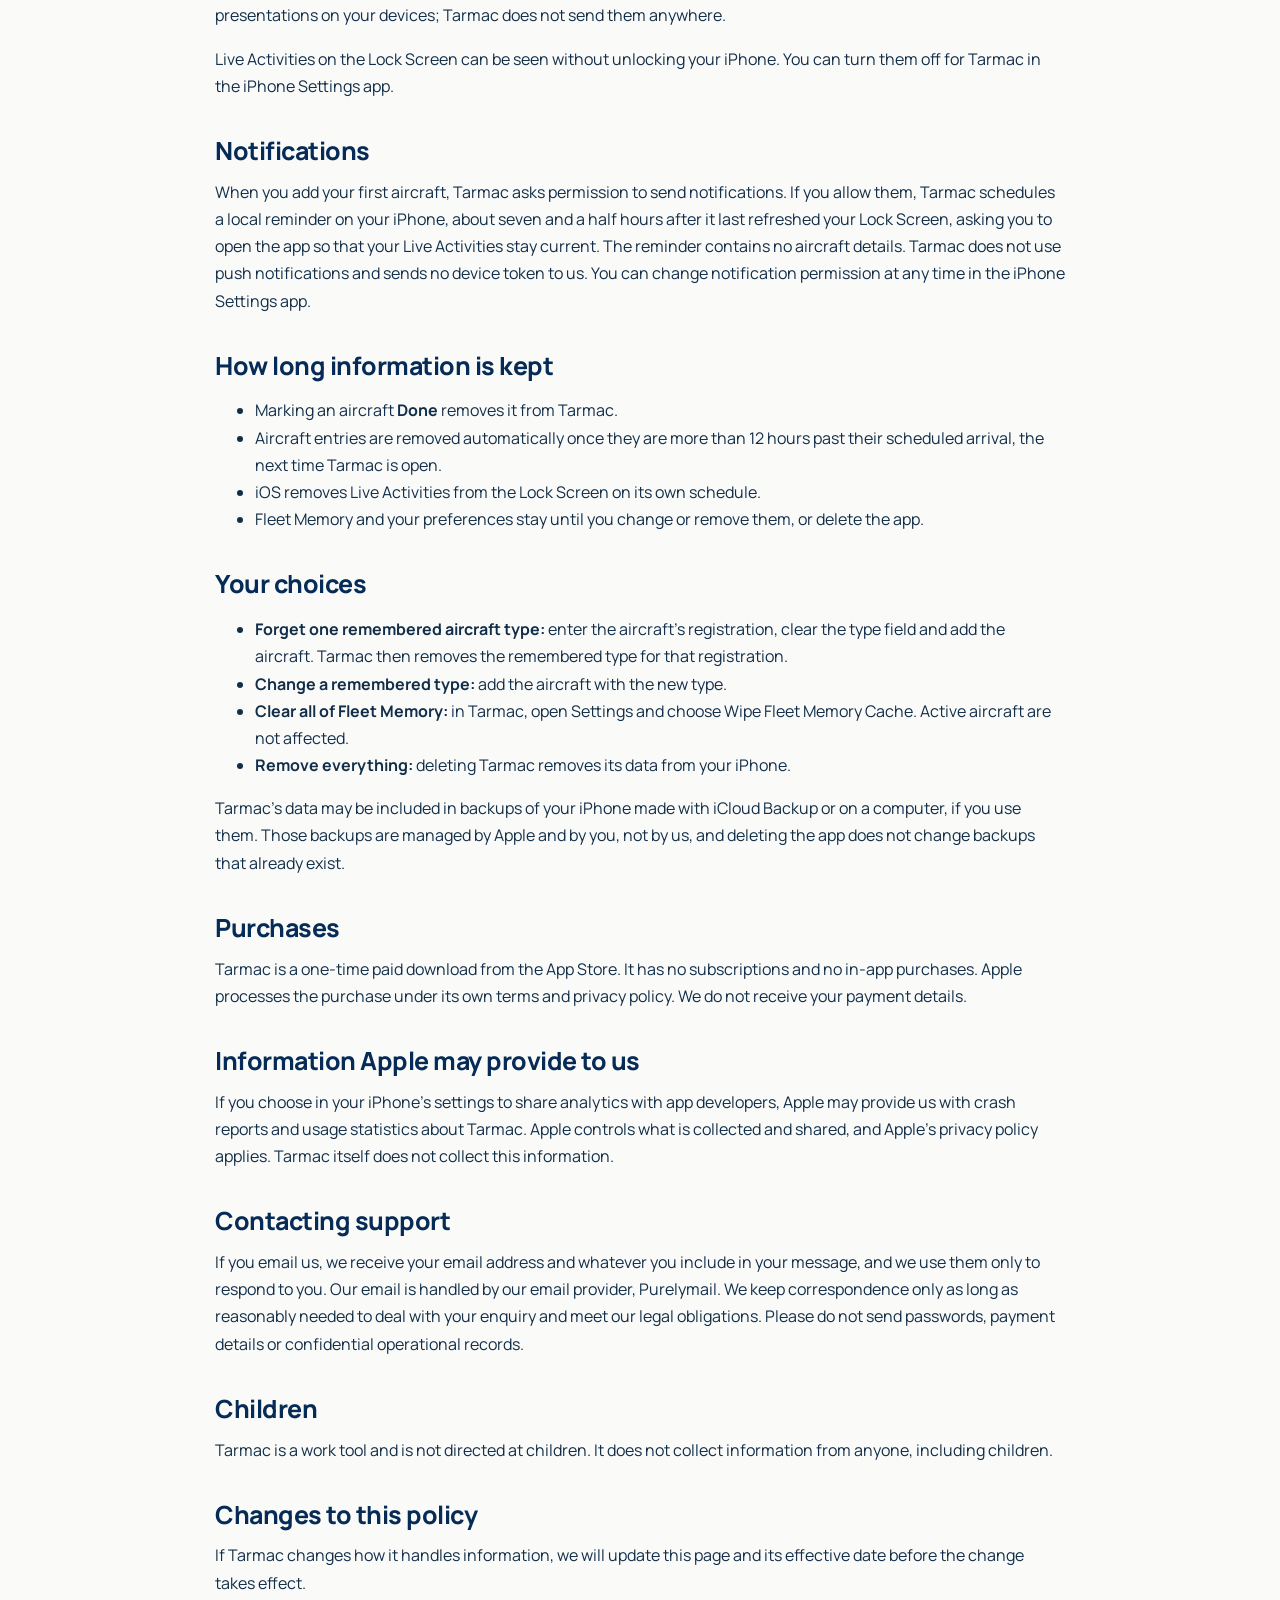
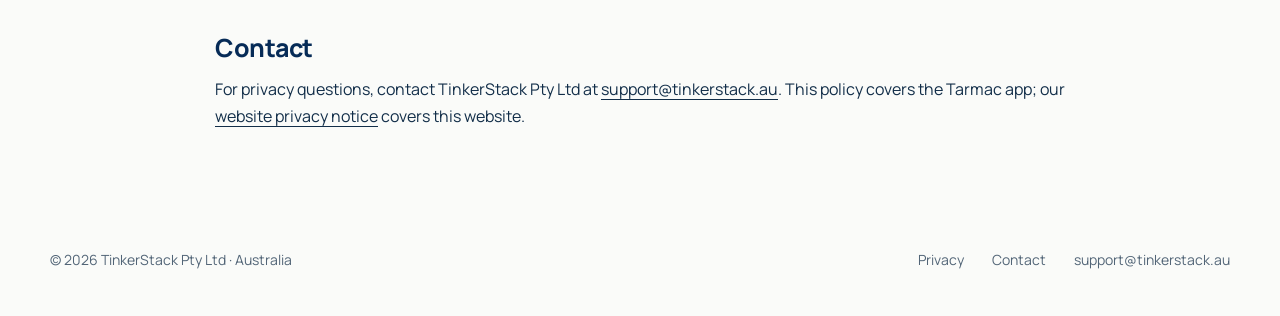
<file: tarmac/privacy/index.html>
<!doctype html><html lang="en-AU"><head><meta charset="utf-8"><meta name="viewport" content="width=device-width,initial-scale=1"><title>Tarmac privacy policy — TinkerStack</title><meta name="description" content="How the Tarmac iPhone app handles information: stored on your device, not collected by TinkerStack."><link rel="icon" href="/favicon.ico"><link rel="stylesheet" href="/assets/pages.css"><link rel="canonical" href="https://tinkerstack.au/tarmac/privacy/"></head><body><a class="skip" href="#main">Skip to content</a><header class="wrap header"><a href="/" class="brand" aria-label="TinkerStack home"><img src="[data-uri]" alt="TinkerStack" width="1280" height="300"></a><nav aria-label="Main navigation"><a href="/apps/">Our apps</a><a href="/support/">Support</a><a href="/contact/">Contact</a></nav></header><main id="main" class="wrap page"><p class="breadcrumb"><a href="/">Home</a> / <a href="/apps/">Our apps</a> / Tarmac privacy policy</p><p class="eyebrow">TINKERSTACK · AUSTRALIA</p><h1>Tarmac privacy policy</h1><nav class="subnav" aria-label="Tarmac pages"><a href="/tarmac/">Overview</a><a href="/tarmac/privacy/">Privacy policy</a><a href="/tarmac/support/">Support</a></nav><p><strong>Effective 26 November 2026.</strong></p><p>Tarmac is an iPhone app for keeping track of expected aircraft arrivals, published by TinkerStack Pty Ltd, Australia (“we”, “us”). It works offline. This policy explains what Tarmac stores on your iPhone and what information, if any, reaches us.</p><section class="review"><h2>In short</h2><ul><li>What you enter in Tarmac stays on your iPhone. We do not collect it, and we cannot see it.</li><li>Tarmac has no accounts, no sign-in, no advertising, no analytics and no tracking.</li><li>Tarmac makes no network requests and uses no external flight data services.</li><li>We only receive information you choose to send us, for example when you email support.</li></ul></section><section><h2>Information stored on your device</h2><p>Tarmac keeps the following in its own storage on your iPhone, where only Tarmac can use it:</p><ul><li><strong>Aircraft entries</strong> you create: the aircraft registration, aircraft type, inbound and outbound identifiers, the scheduled arrival date and time, and when the entry was created.</li><li><strong>Fleet Memory</strong>: a list matching aircraft registrations to the aircraft types you have entered, so the type can fill in automatically next time. It is kept in iOS’s standard app preferences storage (UserDefaults).</li><li><strong>Preferences</strong>: your appearance setting (match iPhone, light or dark), also kept in UserDefaults.</li></ul><p>If Tarmac cannot read its saved file, or upgrades a file from an older version, it may keep a copy of the original file on your iPhone so that nothing is lost.</p><p>Tarmac uses iOS’s UserDefaults only for its own information, never to share it with other apps. This matches the reason declared in Tarmac’s privacy manifest.</p></section><section><h2>Information we collect</h2><p>Tarmac does not send any of the information above to us or to anyone else. We do not operate a server or a cloud database for Tarmac, and there is no Tarmac account. Tarmac contains no analytics, advertising, tracking or crash-reporting software, and no third-party software development kits.</p><p>Tarmac does not track aircraft. It does not connect to flight tracking, air traffic or any other external data service. Every arrival time is one you entered.</p></section><section><h2>Live Activities and the Dynamic Island</h2><p>Each active aircraft is shown as a Live Activity using Apple’s ActivityKit. Its registration, aircraft type, inbound and outbound identifiers and arrival time can appear on your Lock Screen, in the Dynamic Island on iPhone models that have it, and anywhere else iOS presents Live Activities, such as a paired Apple Watch. iOS creates these presentations on your devices; Tarmac does not send them anywhere.</p><p>Live Activities on the Lock Screen can be seen without unlocking your iPhone. You can turn them off for Tarmac in the iPhone Settings app.</p></section><section><h2>Notifications</h2><p>When you add your first aircraft, Tarmac asks permission to send notifications. If you allow them, Tarmac schedules a local reminder on your iPhone, about seven and a half hours after it last refreshed your Lock Screen, asking you to open the app so that your Live Activities stay current. The reminder contains no aircraft details. Tarmac does not use push notifications and sends no device token to us. You can change notification permission at any time in the iPhone Settings app.</p></section><section><h2>How long information is kept</h2><ul><li>Marking an aircraft <strong>Done</strong> removes it from Tarmac.</li><li>Aircraft entries are removed automatically once they are more than 12 hours past their scheduled arrival, the next time Tarmac is open.</li><li>iOS removes Live Activities from the Lock Screen on its own schedule.</li><li>Fleet Memory and your preferences stay until you change or remove them, or delete the app.</li></ul></section><section><h2>Your choices</h2><ul><li><strong>Forget one remembered aircraft type:</strong> enter the aircraft’s registration, clear the type field and add the aircraft. Tarmac then removes the remembered type for that registration.</li><li><strong>Change a remembered type:</strong> add the aircraft with the new type.</li><li><strong>Clear all of Fleet Memory:</strong> in Tarmac, open Settings and choose Wipe Fleet Memory Cache. Active aircraft are not affected.</li><li><strong>Remove everything:</strong> deleting Tarmac removes its data from your iPhone.</li></ul><p>Tarmac’s data may be included in backups of your iPhone made with iCloud Backup or on a computer, if you use them. Those backups are managed by Apple and by you, not by us, and deleting the app does not change backups that already exist.</p></section><section><h2>Purchases</h2><p>Tarmac is a one-time paid download from the App Store. It has no subscriptions and no in-app purchases. Apple processes the purchase under its own terms and privacy policy. We do not receive your payment details.</p></section><section><h2>Information Apple may provide to us</h2><p>If you choose in your iPhone’s settings to share analytics with app developers, Apple may provide us with crash reports and usage statistics about Tarmac. Apple controls what is collected and shared, and Apple’s privacy policy applies. Tarmac itself does not collect this information.</p></section><section><h2>Contacting support</h2><p>If you email us, we receive your email address and whatever you include in your message, and we use them only to respond to you. Our email is handled by our email provider, Purelymail. We keep correspondence only as long as reasonably needed to deal with your enquiry and meet our legal obligations. Please do not send passwords, payment details or confidential operational records.</p></section><section><h2>Children</h2><p>Tarmac is a work tool and is not directed at children. It does not collect information from anyone, including children.</p></section><section><h2>Changes to this policy</h2><p>If Tarmac changes how it handles information, we will update this page and its effective date before the change takes effect.</p></section><section><h2>Contact</h2><p>For privacy questions, contact TinkerStack Pty Ltd at <a class="email" href="mailto:support@tinkerstack.au?subject=Tarmac%20privacy%20enquiry">support@tinkerstack.au</a>. This policy covers the Tarmac app; our <a href="/privacy/">website privacy notice</a> covers this website.</p></section></main><footer class="wrap footer"><p>© 2026 TinkerStack Pty Ltd · Australia</p><div><a href="/privacy/">Privacy</a><a href="/contact/">Contact</a><a class="email" href="mailto:support@tinkerstack.au?subject=TinkerStack%20enquiry">support@tinkerstack.au</a></div></footer></body></html>
</file>
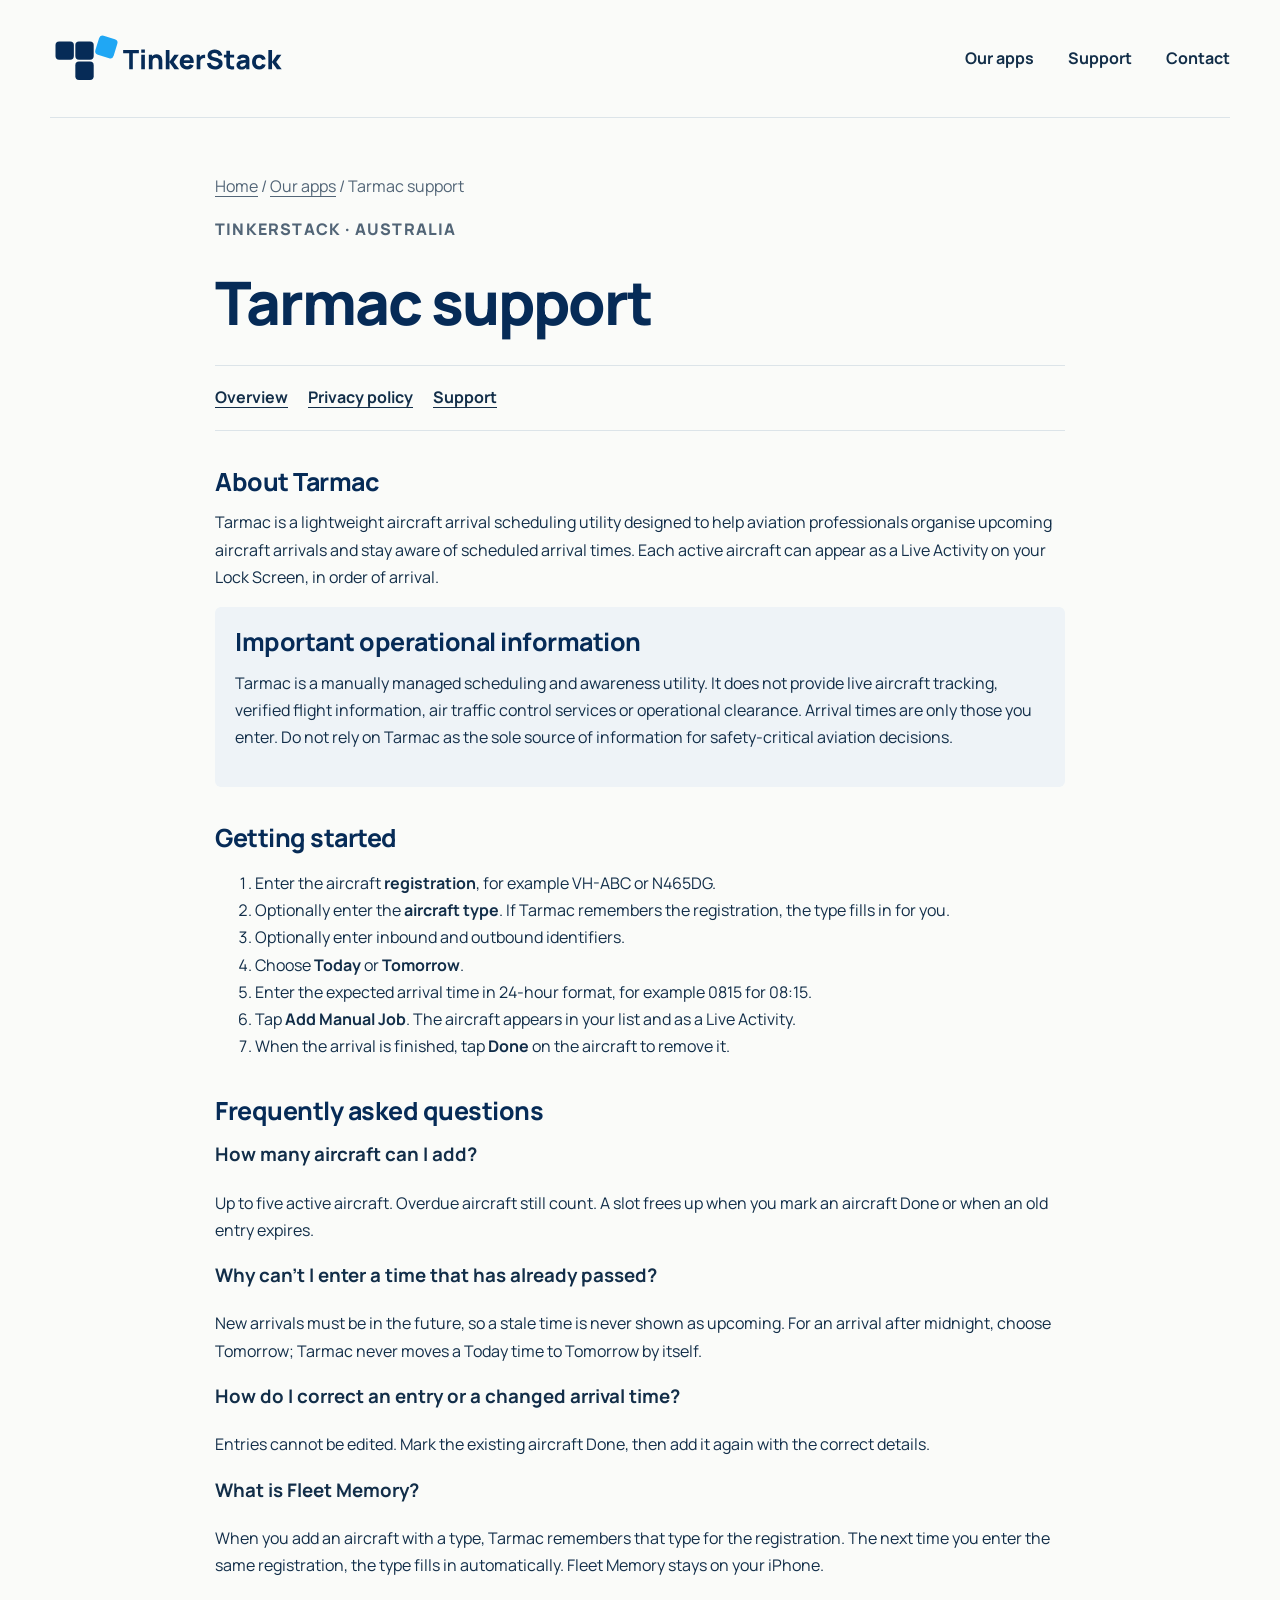
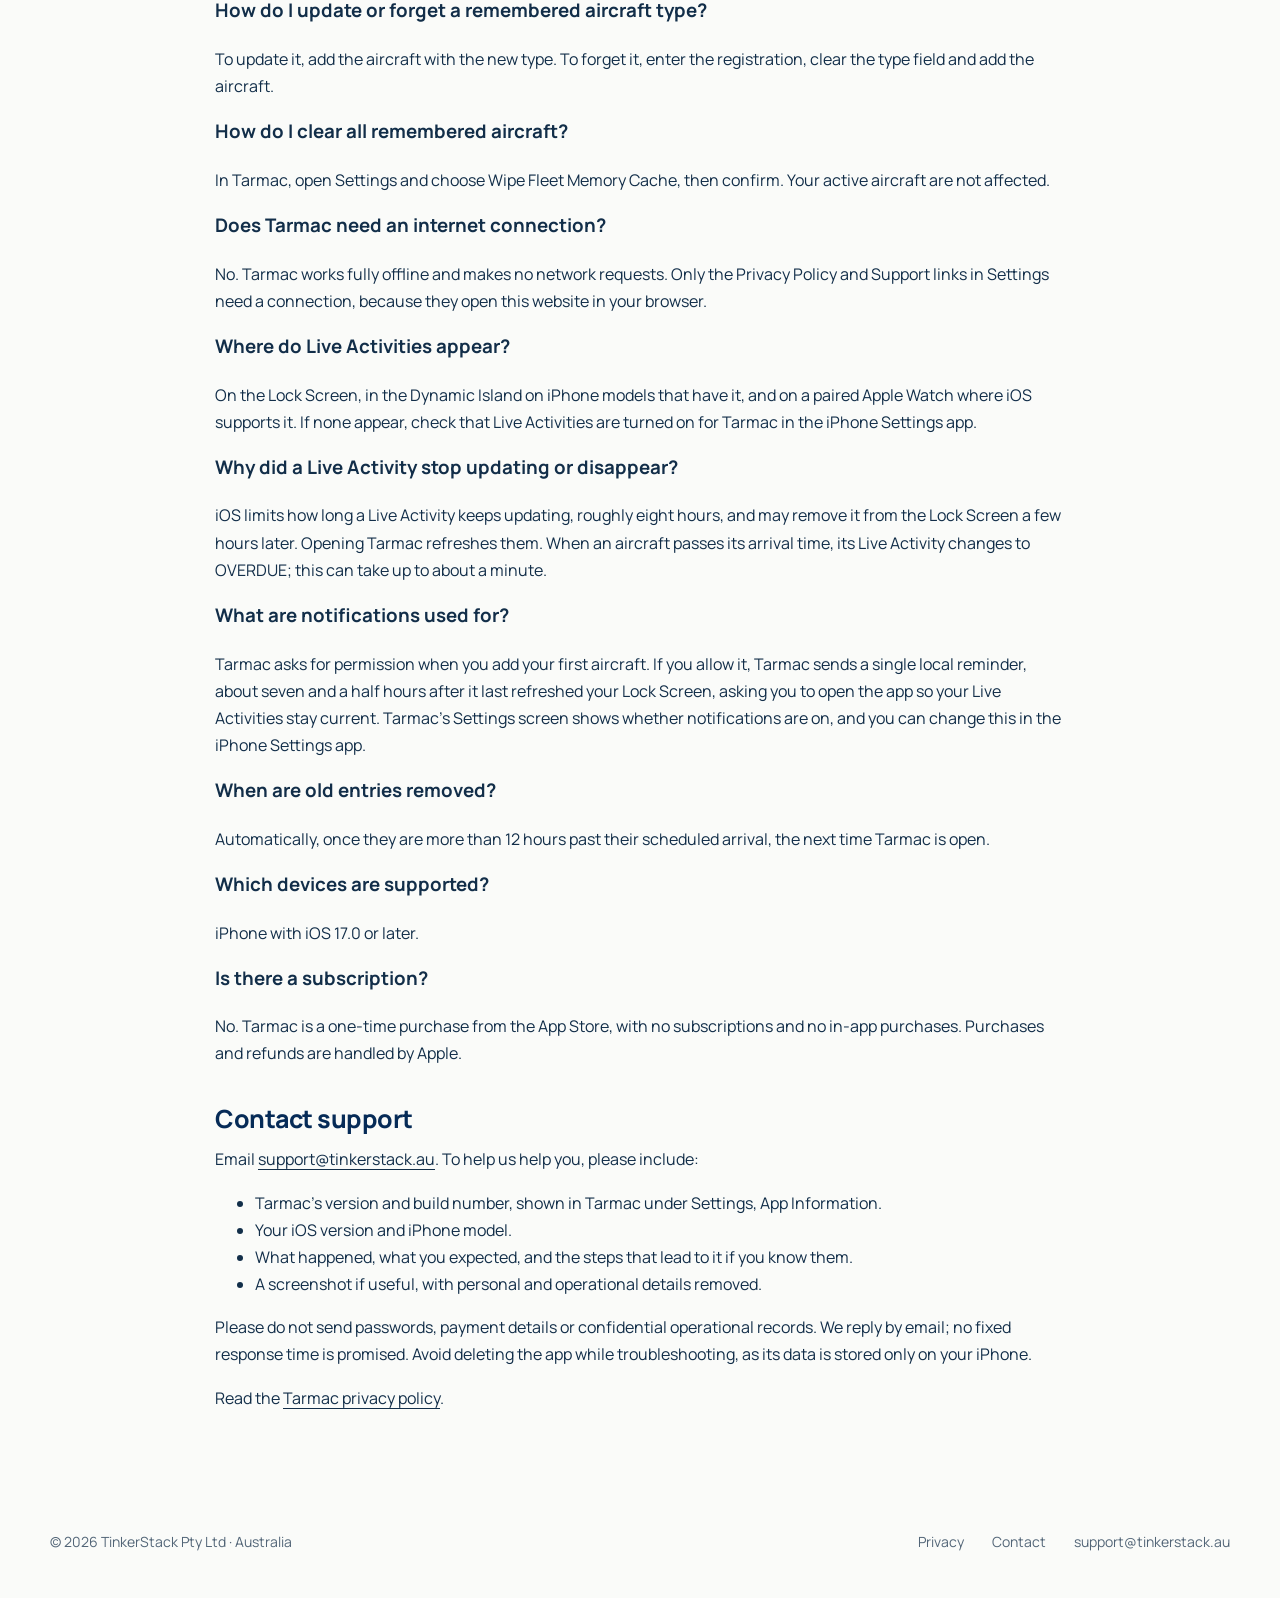
<file: tarmac/support/index.html>
<!doctype html><html lang="en-AU"><head><meta charset="utf-8"><meta name="viewport" content="width=device-width,initial-scale=1"><title>Tarmac support — TinkerStack</title><meta name="description" content="Help with the Tarmac iPhone app: getting started, frequently asked questions and contacting TinkerStack."><link rel="icon" href="/favicon.ico"><link rel="stylesheet" href="/assets/pages.css"><link rel="canonical" href="https://tinkerstack.au/tarmac/support/"></head><body><a class="skip" href="#main">Skip to content</a><header class="wrap header"><a href="/" class="brand" aria-label="TinkerStack home"><img src="[data-uri]" alt="TinkerStack" width="1280" height="300"></a><nav aria-label="Main navigation"><a href="/apps/">Our apps</a><a href="/support/">Support</a><a href="/contact/">Contact</a></nav></header><main id="main" class="wrap page"><p class="breadcrumb"><a href="/">Home</a> / <a href="/apps/">Our apps</a> / Tarmac support</p><p class="eyebrow">TINKERSTACK · AUSTRALIA</p><h1>Tarmac support</h1><nav class="subnav" aria-label="Tarmac pages"><a href="/tarmac/">Overview</a><a href="/tarmac/privacy/">Privacy policy</a><a href="/tarmac/support/">Support</a></nav><section><h2>About Tarmac</h2><p>Tarmac is a lightweight aircraft arrival scheduling utility designed to help aviation professionals organise upcoming aircraft arrivals and stay aware of scheduled arrival times. Each active aircraft can appear as a Live Activity on your Lock Screen, in order of arrival.</p></section><section class="review"><h2>Important operational information</h2><p>Tarmac is a manually managed scheduling and awareness utility. It does not provide live aircraft tracking, verified flight information, air traffic control services or operational clearance. Arrival times are only those you enter. Do not rely on Tarmac as the sole source of information for safety-critical aviation decisions.</p></section><section><h2>Getting started</h2><ol><li>Enter the aircraft <strong>registration</strong>, for example VH-ABC or N465DG.</li><li>Optionally enter the <strong>aircraft type</strong>. If Tarmac remembers the registration, the type fills in for you.</li><li>Optionally enter inbound and outbound identifiers.</li><li>Choose <strong>Today</strong> or <strong>Tomorrow</strong>.</li><li>Enter the expected arrival time in 24-hour format, for example 0815 for 08:15.</li><li>Tap <strong>Add Manual Job</strong>. The aircraft appears in your list and as a Live Activity.</li><li>When the arrival is finished, tap <strong>Done</strong> on the aircraft to remove it.</li></ol></section><section><h2>Frequently asked questions</h2><h3>How many aircraft can I add?</h3><p>Up to five active aircraft. Overdue aircraft still count. A slot frees up when you mark an aircraft Done or when an old entry expires.</p><h3>Why can’t I enter a time that has already passed?</h3><p>New arrivals must be in the future, so a stale time is never shown as upcoming. For an arrival after midnight, choose Tomorrow; Tarmac never moves a Today time to Tomorrow by itself.</p><h3>How do I correct an entry or a changed arrival time?</h3><p>Entries cannot be edited. Mark the existing aircraft Done, then add it again with the correct details.</p><h3>What is Fleet Memory?</h3><p>When you add an aircraft with a type, Tarmac remembers that type for the registration. The next time you enter the same registration, the type fills in automatically. Fleet Memory stays on your iPhone.</p><h3>How do I update or forget a remembered aircraft type?</h3><p>To update it, add the aircraft with the new type. To forget it, enter the registration, clear the type field and add the aircraft.</p><h3>How do I clear all remembered aircraft?</h3><p>In Tarmac, open Settings and choose Wipe Fleet Memory Cache, then confirm. Your active aircraft are not affected.</p><h3>Does Tarmac need an internet connection?</h3><p>No. Tarmac works fully offline and makes no network requests. Only the Privacy Policy and Support links in Settings need a connection, because they open this website in your browser.</p><h3>Where do Live Activities appear?</h3><p>On the Lock Screen, in the Dynamic Island on iPhone models that have it, and on a paired Apple Watch where iOS supports it. If none appear, check that Live Activities are turned on for Tarmac in the iPhone Settings app.</p><h3>Why did a Live Activity stop updating or disappear?</h3><p>iOS limits how long a Live Activity keeps updating, roughly eight hours, and may remove it from the Lock Screen a few hours later. Opening Tarmac refreshes them. When an aircraft passes its arrival time, its Live Activity changes to OVERDUE; this can take up to about a minute.</p><h3>What are notifications used for?</h3><p>Tarmac asks for permission when you add your first aircraft. If you allow it, Tarmac sends a single local reminder, about seven and a half hours after it last refreshed your Lock Screen, asking you to open the app so your Live Activities stay current. Tarmac’s Settings screen shows whether notifications are on, and you can change this in the iPhone Settings app.</p><h3>When are old entries removed?</h3><p>Automatically, once they are more than 12 hours past their scheduled arrival, the next time Tarmac is open.</p><h3>Which devices are supported?</h3><p>iPhone with iOS 17.0 or later.</p><h3>Is there a subscription?</h3><p>No. Tarmac is a one-time purchase from the App Store, with no subscriptions and no in-app purchases. Purchases and refunds are handled by Apple.</p></section><section><h2>Contact support</h2><p>Email <a class="email" href="mailto:support@tinkerstack.au?subject=Tarmac%20support">support@tinkerstack.au</a>. To help us help you, please include:</p><ul><li>Tarmac’s version and build number, shown in Tarmac under Settings, App Information.</li><li>Your iOS version and iPhone model.</li><li>What happened, what you expected, and the steps that lead to it if you know them.</li><li>A screenshot if useful, with personal and operational details removed.</li></ul><p>Please do not send passwords, payment details or confidential operational records. We reply by email; no fixed response time is promised. Avoid deleting the app while troubleshooting, as its data is stored only on your iPhone.</p><p>Read the <a href="/tarmac/privacy/">Tarmac privacy policy</a>.</p></section></main><footer class="wrap footer"><p>© 2026 TinkerStack Pty Ltd · Australia</p><div><a href="/privacy/">Privacy</a><a href="/contact/">Contact</a><a class="email" href="mailto:support@tinkerstack.au?subject=TinkerStack%20enquiry">support@tinkerstack.au</a></div></footer></body></html>
</file>
<file: assets/pages.css>
@font-face{font-family:Manrope;src:url([data-uri]) format('truetype');font-weight:200 800;font-display:swap}
:root{--navy:#062b57;--blue:#20a7f4;--ink:#122e49;--muted:#526577;--paper:#fafbf9;--line:#dce4e9}
*{box-sizing:border-box}html{scroll-behavior:smooth;scroll-padding-top:24px}body{margin:0;background:var(--paper);color:var(--ink);font-family:Manrope,system-ui,sans-serif;font-size:16px;line-height:1.7}a{color:inherit;text-decoration:none}a:focus-visible,summary:focus-visible{outline:3px solid #0076b9;outline-offset:6px}.wrap{width:min(1180px,calc(100% - 96px));margin-inline:auto}.skip{position:absolute;top:-100px;background:var(--navy);color:white;padding:12px;z-index:5}.skip:focus{top:0}.header{height:118px;display:flex;align-items:center;justify-content:space-between;border-bottom:1px solid var(--line)}.brand{display:block;width:235px}.brand img{display:block;width:100%;height:auto}nav{display:flex;gap:34px;font-size:16px;font-weight:700}nav a:hover,.footer a:hover{text-decoration:underline}.hero{display:grid;grid-template-columns:1.2fr 1fr;gap:70px;align-items:center;padding-block:88px 100px}.eyebrow{font-size:14px;letter-spacing:1.7px;font-weight:800;color:var(--muted);margin:0 0 26px}.dot{display:inline-block;width:7px;height:7px;background:#138856;border-radius:50%;margin-right:9px}h1,h2,h3,p{margin-top:0}h1{font-size:clamp(44px,4.65vw,68px);line-height:1.1;letter-spacing:-3px;font-weight:800;margin-bottom:25px;color:var(--navy)}h1 span{color:#28688d}.intro{font-size:20px;line-height:1.6;max-width:460px;margin-bottom:18px}.hero-detail{font-size:16px;color:var(--muted);max-width:465px;margin-bottom:30px}.button{display:inline-flex;align-items:center;gap:24px;background:var(--navy);color:#fff;padding:15px 20px;border-radius:5px;font-size:15px;font-weight:700}.button:hover{background:#144671}.hero-art{position:relative;background:#eaf2f5;border:1px solid #dae5eb;border-radius:8px;min-width:0;overflow:hidden}.hero-art:before{content:'';position:absolute;inset:0;background-image:linear-gradient(#cbdce540 1px,transparent 1px),linear-gradient(90deg,#cbdce540 1px,transparent 1px);background-size:38px 38px}.hero-art img{position:relative;display:block;width:100%;height:auto;padding:18px 25px 8px}.art-label,.art-footer{position:relative;font-size:14px;letter-spacing:1.2px;padding:25px 24px;color:#547284;font-weight:700}.art-footer{display:flex;justify-content:space-between;border-top:1px solid #d7e4ea;letter-spacing:0;font-size:14px;padding-block:17px}.about{padding:78px 0;background:#f0f3ef;border-block:1px solid #e0e6e0}.section-grid{display:grid;grid-template-columns:1fr 2fr;gap:75px}.section-grid>.eyebrow{padding-top:9px}h2{font-size:clamp(30px,3vw,40px);line-height:1.23;letter-spacing:-1.4px;color:var(--navy);font-weight:750;margin-bottom:26px}.section-grid p:not(.eyebrow){max-width:650px;color:var(--muted);font-size:16px}.principles{display:flex;gap:30px;font-size:14px;font-weight:800;margin-top:30px}.principles span:before{content:'+';color:#0076b9;margin-right:10px}.apps{padding-block:86px 95px}.section-head{display:flex;align-items:end;justify-content:space-between;gap:30px;padding-bottom:20px}.section-head .eyebrow{margin-bottom:16px}.section-head>p{font-size:15px;color:var(--muted);margin-bottom:30px}.app-row{display:grid;grid-template-columns:62px 180px minmax(0,1fr) 185px;align-items:center;gap:28px;padding:34px 0;border-top:1px solid var(--line)}.app-row:last-child{border-bottom:1px solid var(--line)}.app-symbol{width:58px;height:58px;border-radius:13px;display:flex;align-items:center;justify-content:center;font-size:39px}.tarmac{background:#e2edf6;color:var(--navy)}.notice{background:#f4e4a5}.notice span{display:block;width:27px;height:31px;background:#b98b22;clip-path:polygon(0 0,100% 0,100% 75%,75% 100%,0 100%)}.aerostock{background:#ddece7;gap:3px;align-items:end;padding:16px}.aerostock span{display:block;width:6px;height:14px;background:#396d5b}.aerostock span:nth-child(2){height:21px}.aerostock span:nth-child(3){height:27px}.app-name h3{font-size:21px;letter-spacing:-.5px;margin:0 0 3px}.app-name>span{font-size:14px;letter-spacing:1px;color:var(--muted);font-weight:800}.app-row>p{font-size:16px;color:var(--muted);margin:0;max-width:470px}.status{font-size:14px;background:#edf1f4;border:1px solid #dae1e7;padding:6px 9px;border-radius:20px;text-align:center;white-space:nowrap}.contact{background:var(--navy);color:#fff;padding:76px 0}.contact-grid{display:grid;grid-template-columns:1fr 1fr;gap:100px;align-items:center}.contact .eyebrow{color:#9ac7e6}.contact h2{color:white}.contact p{color:#c1d1e1;font-size:16px;max-width:460px}.contact-detail>span{display:block;font-size:14px;letter-spacing:1.7px;color:#a0bed5;margin-bottom:15px}.contact-detail>a{display:inline-block;font-size:clamp(17px,2vw,25px);font-weight:700;border-bottom:1px solid #6b95b2;padding-bottom:10px;margin-bottom:25px;overflow-wrap:anywhere}.contact-detail>a:hover{color:#83d0ff}.contact-detail>a span{margin-left:12px}.footer{display:flex;justify-content:space-between;gap:24px;padding-top:32px;font-size:14px;color:var(--muted)}.footer>div{display:flex;gap:28px}.privacy{padding-bottom:24px;color:var(--muted);font-size:14px}.privacy details{max-width:760px}.privacy summary{cursor:pointer;display:inline-block}.privacy p{margin:14px 0}.privacy:target details{padding:12px;border:1px solid var(--line)}
@media(max-width:1000px){.wrap{width:calc(100% - 56px)}.hero{gap:35px;padding-block:65px}.app-row{grid-template-columns:55px 150px 1fr;gap:20px}.status{grid-column:2;justify-self:start}.contact-grid{gap:45px}.section-grid{gap:35px}h1{letter-spacing:-2px}.principles{gap:18px}}
@media(max-width:680px){.wrap{width:calc(100% - 40px)}.header{height:auto;min-height:100px;flex-wrap:wrap;gap:10px;padding-block:20px}.brand{width:190px}nav{gap:18px;font-size:14px}.hero{grid-template-columns:1fr;padding-block:45px;gap:35px}h1{font-size:46px}.intro{font-size:18px}.hero-art{max-width:430px;width:100%;margin-inline:auto}.hero-art img{padding:0 45px;max-height:330px}.art-label{padding-bottom:0}.section-grid{grid-template-columns:1fr;gap:0}.about,.contact{padding-block:48px}.section-grid>.eyebrow{padding:0}.principles{flex-wrap:wrap;gap:12px 22px}.apps{padding-block:50px}.section-head{display:block}.section-head>p{margin-bottom:14px}.app-row{grid-template-columns:54px 1fr;gap:12px 18px;padding-block:27px}.app-row>p{grid-column:2}.status{grid-column:2}.contact-grid{grid-template-columns:1fr;gap:24px}.contact-detail>a{font-size:22px}.footer{display:block}.footer>div{justify-content:space-between;gap:12px}.privacy{padding-top:16px}}
@media(prefers-reduced-motion:reduce){html{scroll-behavior:auto}}

.page{max-width:850px;padding-block:55px 70px}.page h1{font-size:clamp(38px,6vw,60px);letter-spacing:-2px}.page h2{font-size:25px;letter-spacing:-.5px;margin-top:36px;margin-bottom:12px}.page p,.page li{font-size:16px}.page a:not(.button){text-decoration:underline;text-underline-offset:4px}.draft{background:#fff1c9;border-left:4px solid #a36b00;padding:16px 20px;border-radius:4px;margin:24px 0;color:#573e11}.draft p{margin:0}.cards{display:grid;grid-template-columns:repeat(auto-fit,minmax(210px,1fr));gap:18px}.card{padding:24px;border:1px solid var(--line);border-radius:8px;background:white}.card h2{margin-top:0}.subnav{display:flex;flex-wrap:wrap;gap:20px;padding:18px 0;border-block:1px solid var(--line);margin:30px 0}.email{overflow-wrap:anywhere}.footer{padding-bottom:30px}.review{background:#eef3f7;padding:20px;border-radius:6px}.review h2{margin-top:0}.breadcrumb{font-size:16px!important;color:var(--muted)}
/* Readability revision — 25 November 2026 */
nav{flex-wrap:wrap;row-gap:12px}
.button{font-size:16px;min-height:48px}
.status{font-size:14px;white-space:normal;line-height:1.5;padding:10px 12px}
.eyebrow{font-size:14px;letter-spacing:1.2px}
.art-label{line-height:1.6;letter-spacing:.8px}
.art-footer{flex-wrap:wrap;gap:8px 20px}
.app-name>span{display:block;line-height:1.5}
.footer{flex-wrap:wrap;font-size:14px;line-height:1.7}
.footer>div{flex-wrap:wrap;row-gap:12px}
.contact-detail>span{font-size:14px;letter-spacing:1px}
@media(max-width:680px){nav{font-size:14px}.footer>div{justify-content:flex-start}.art-label{padding-inline:18px}}
</file>
